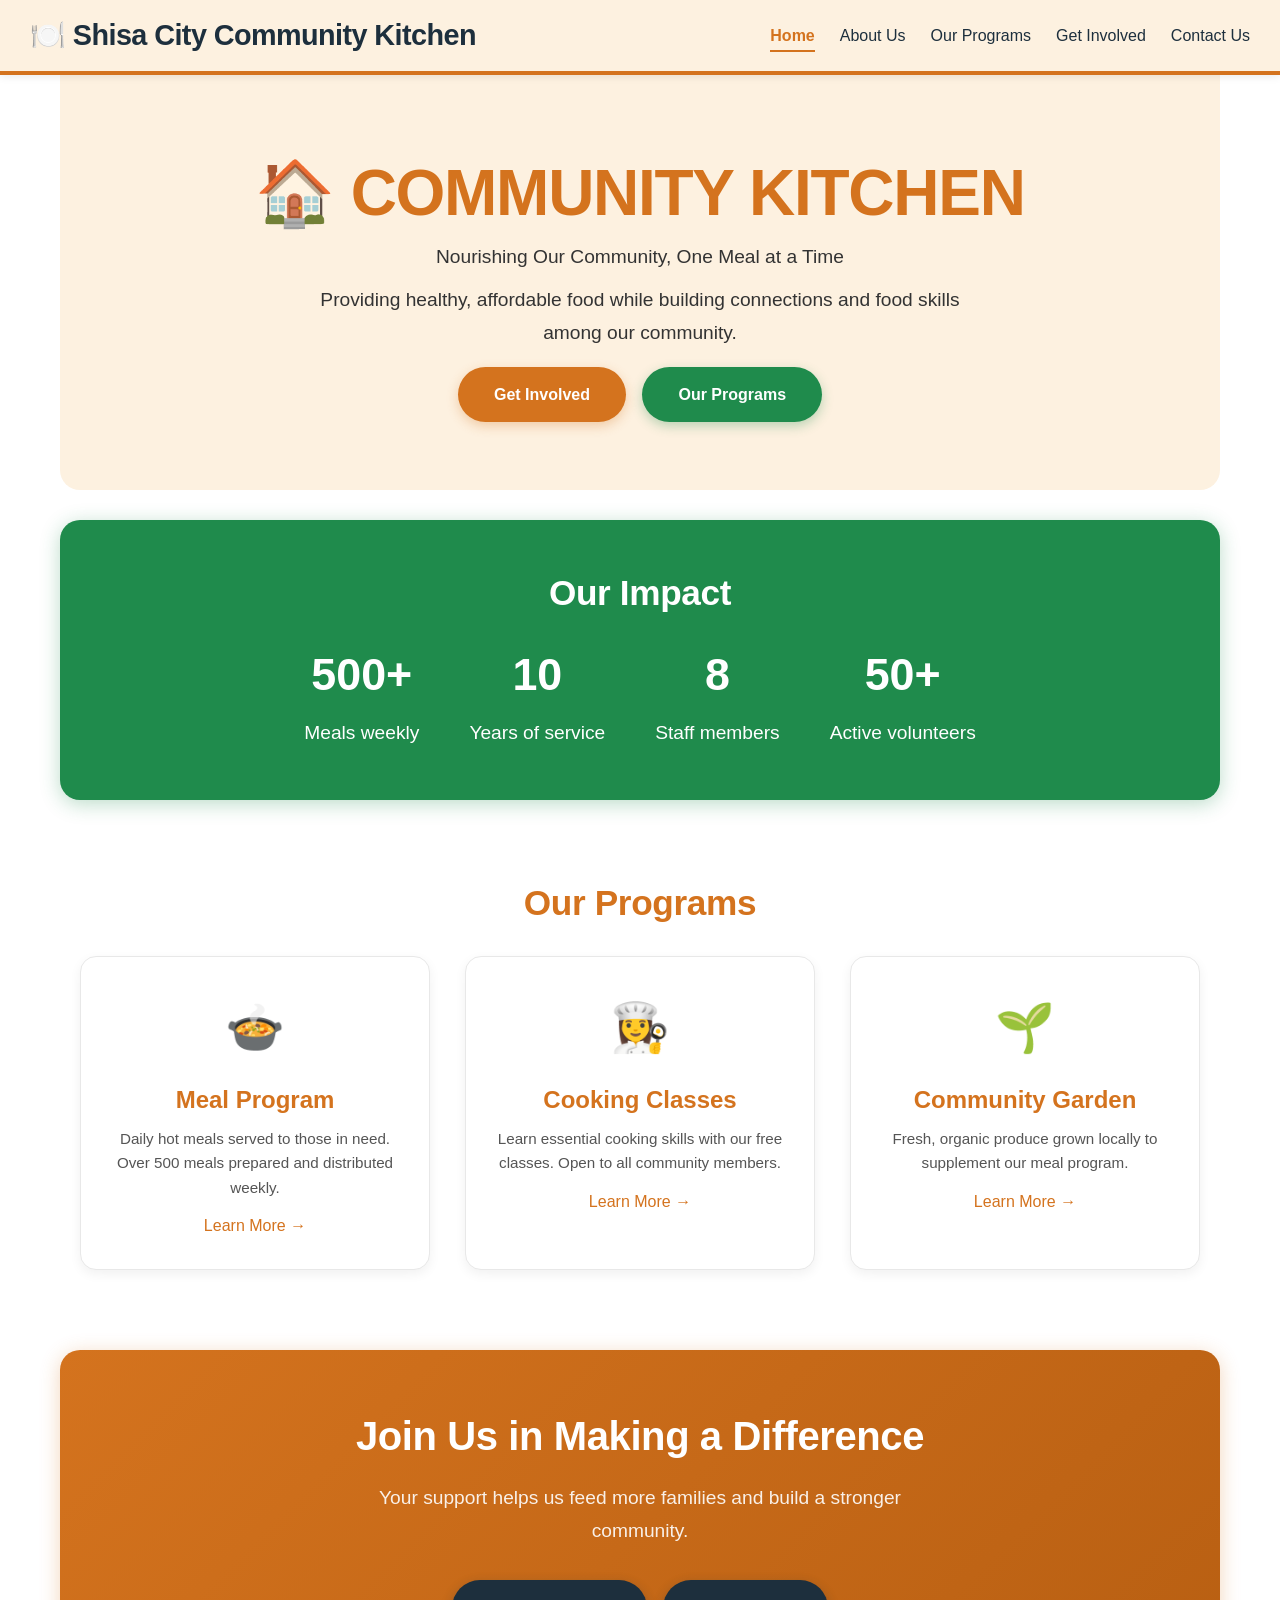
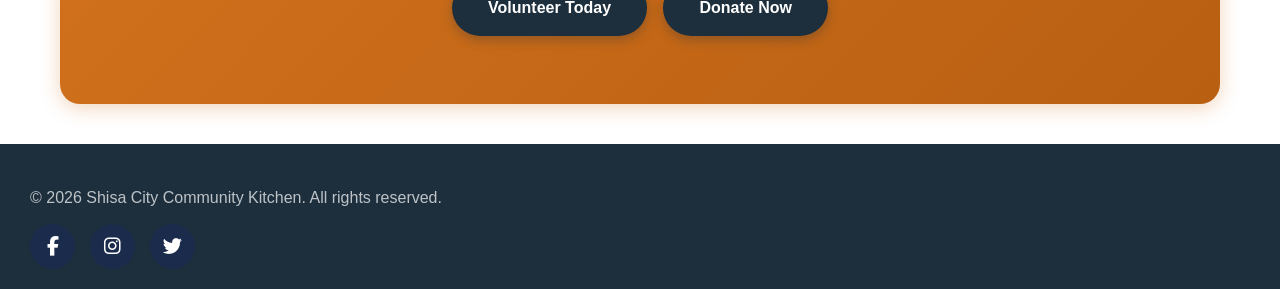
<file: index.html>
<!DOCTYPE html>
<!-- DOCUMENT TYPE: Declares this as an HTML5 document -->
<!DOCTYPE html>

<!-- HTML START: Language set to English for accessibility -->
<html lang="en">

    <!-- HEAD SECTION: Contains meta data, title, and links -->
    <head>
        <!-- Character encoding for proper display of special characters -->
        <meta charset="UTF-8">
        
        <!-- Viewport settings for responsive design on mobile devices -->
        <meta name="viewport" content="width=device-width, initial-scale=1.0">
        
        <!-- PRIMARY META TAGS (SEO) -->
        <title>Shisa City Community Kitchen | Nourishing Our Community</title>
        <meta name="title" content="Shisa City Community Kitchen | Nourishing Our Community">
        <meta name="description" content="Shisa City Community Kitchen provides healthy, affordable meals, cooking classes, and food literacy programs to the Shisa City community. Volunteer or donate today.">
        <meta name="keywords" content="community kitchen, food bank, Shisa City, non-profit, volunteer, donate, cooking classes, food literacy, meal program">
        <meta name="author" content="Keorapetse Maelane">
        <meta name="robots" content="index, follow">
        
        <!-- OPEN GRAPH / FACEBOOK META TAGS -->
        <meta property="og:type" content="website">
        <meta property="og:url" content="https://shisacitykitchen.netlify.app/index.html">
        <meta property="og:title" content="Shisa City Community Kitchen | Nourishing Our Community">
        <meta property="og:description" content="Providing healthy, affordable meals, cooking classes, and food literacy programs to the Shisa City community.">
        <meta property="og:image" content="images/homepage-picture.png">
        
        <!-- TWITTER META TAGS -->
        <meta property="twitter:card" content="summary_large_image">
        <meta property="twitter:title" content="Shisa City Community Kitchen | Nourishing Our Community">
        <meta property="twitter:description" content="Providing healthy, affordable meals, cooking classes, and food literacy programs to the Shisa City community.">
        <meta property="twitter:image" content="images/homepage-picture.png">
        
        <!-- ============================================================ -->
        <!-- EXTERNAL STYLESHEETS                                          -->
        <!-- ============================================================ -->
        <!-- Font Awesome for icons -->
        <link rel="stylesheet" href="https://cdnjs.cloudflare.com/ajax/libs/font-awesome/6.4.0/css/all.min.css">
        
        <!-- Main stylesheet -->
        <link rel="stylesheet" href="css/style.css">
    </head>

    <!-- BODY SECTION: All visible page content -->
    <body>

        <!-- HEADER / TOP BAR: Brand name and navigation -->
        <header>
            <!-- Logo and brand name -->
            <div class="logo">
                <h1>🍽️ Shisa City Community Kitchen</h1>
            </div>

            <!-- Navigation menu -->
            <nav>
                <ul>
                    <li><a href="index.html" class="active">Home</a></li>
                    <li><a href="about.html">About Us</a></li>
                    <li><a href="services.html">Our Programs</a></li>
                    <li><a href="enquiry.html">Get Involved</a></li>
                    <li><a href="contact.html">Contact Us</a></li>
                </ul>
            </nav>
        </header>

        <!-- MAIN CONTENT: All primary page content -->
        <main>

            <!-- HERO / WELCOME SECTION -->
            <section class="hero-area">
                <h1>🏠 COMMUNITY KITCHEN</h1>
                <p>Nourishing Our Community, One Meal at a Time</p>
                <p>Providing healthy, affordable food while building connections and food skills among our community.</p>
                
                <!-- Call to action buttons -->
                <a href="enquiry.html" class="action-button">Get Involved</a>
                <a href="services.html" class="action-button green">Our Programs</a>
            </section>

            <!-- IMPACT STATISTICS SECTION -->
            <section class="stats-area">
                <h2>Our Impact</h2>
                
                <div class="stat-boxes">
                    <div class="stat-item">
                        <strong>500+</strong>
                        <span>Meals weekly</span>
                    </div>
                    <div class="stat-item">
                        <strong>10</strong>
                        <span>Years of service</span>
                    </div>
                    <div class="stat-item">
                        <strong>8</strong>
                        <span>Staff members</span>
                    </div>
                    <div class="stat-item">
                        <strong>50+</strong>
                        <span>Active volunteers</span>
                    </div>
                </div>
            </section>

            <!-- PROGRAM HIGHLIGHTS SECTION -->
            <section class="program-section">
                <h2>Our Programs</h2>
                
                <div class="card-container">
                    <!-- Program 1: Meal Program -->
                    <div class="program-card">
                        <span class="card-icon">🍲</span>
                        <h3>Meal Program</h3>
                        <p>Daily hot meals served to those in need. Over 500 meals prepared and distributed weekly.</p>
                        <a href="services.html" class="btn-card">Learn More →</a>
                    </div>

                    <!-- Program 2: Cooking Classes -->
                    <div class="program-card">
                        <span class="card-icon">👩‍🍳</span>
                        <h3>Cooking Classes</h3>
                        <p>Learn essential cooking skills with our free classes. Open to all community members.</p>
                        <a href="services.html" class="btn-card">Learn More →</a>
                    </div>

                    <!-- Program 3: Community Garden -->
                    <div class="program-card">
                        <span class="card-icon">🌱</span>
                        <h3>Community Garden</h3>
                        <p>Fresh, organic produce grown locally to supplement our meal program.</p>
                        <a href="services.html" class="btn-card">Learn More →</a>
                    </div>
                </div>
            </section>

            <!-- CALL TO ACTION SECTION -->
            <section class="callout-box">
                <h2>Join Us in Making a Difference</h2>
                <p>Your support helps us feed more families and build a stronger community.</p>
                
                <a href="enquiry.html" class="action-button">Volunteer Today</a>
                <a href="enquiry.html" class="action-button">Donate Now</a>
            </section>

        </main>

        <!-- FOOTER SECTION: Copyright, social media, and links -->
        <footer class="bottom-footer">
            <!-- Copyright notice -->
            <p>&copy; 2026 Shisa City Community Kitchen. All rights reserved.</p>

            <!-- Social media links -->
            <div class="social-icons">
                <a href="#" aria-label="Facebook"><i class="fab fa-facebook-f"></i></a>
                <a href="#" aria-label="Instagram"><i class="fab fa-instagram"></i></a>
                <a href="#" aria-label="Twitter"><i class="fab fa-twitter"></i></a>
            </div>
        </footer>

        <!-- JAVASCRIPT: Links to your script file -->
        <script src="js/script.js"></script>

    </body>

</html>
</file>
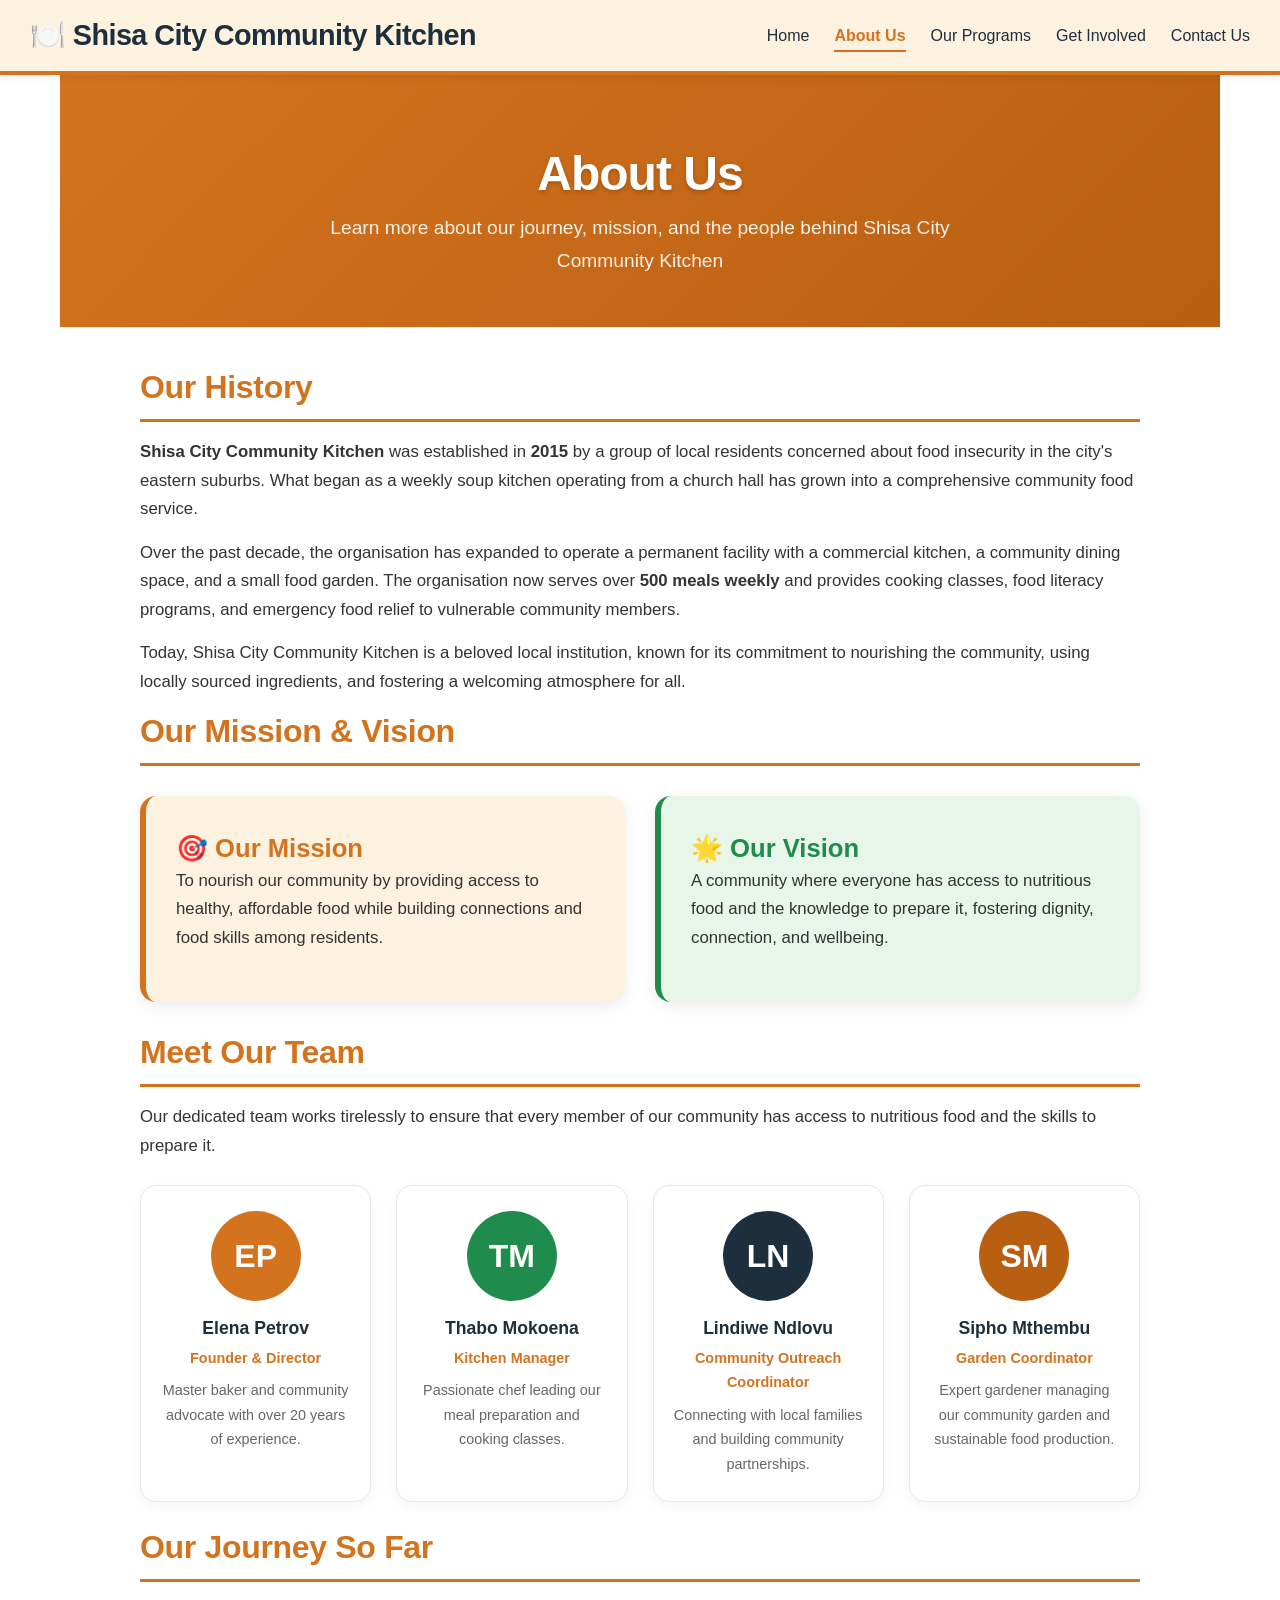
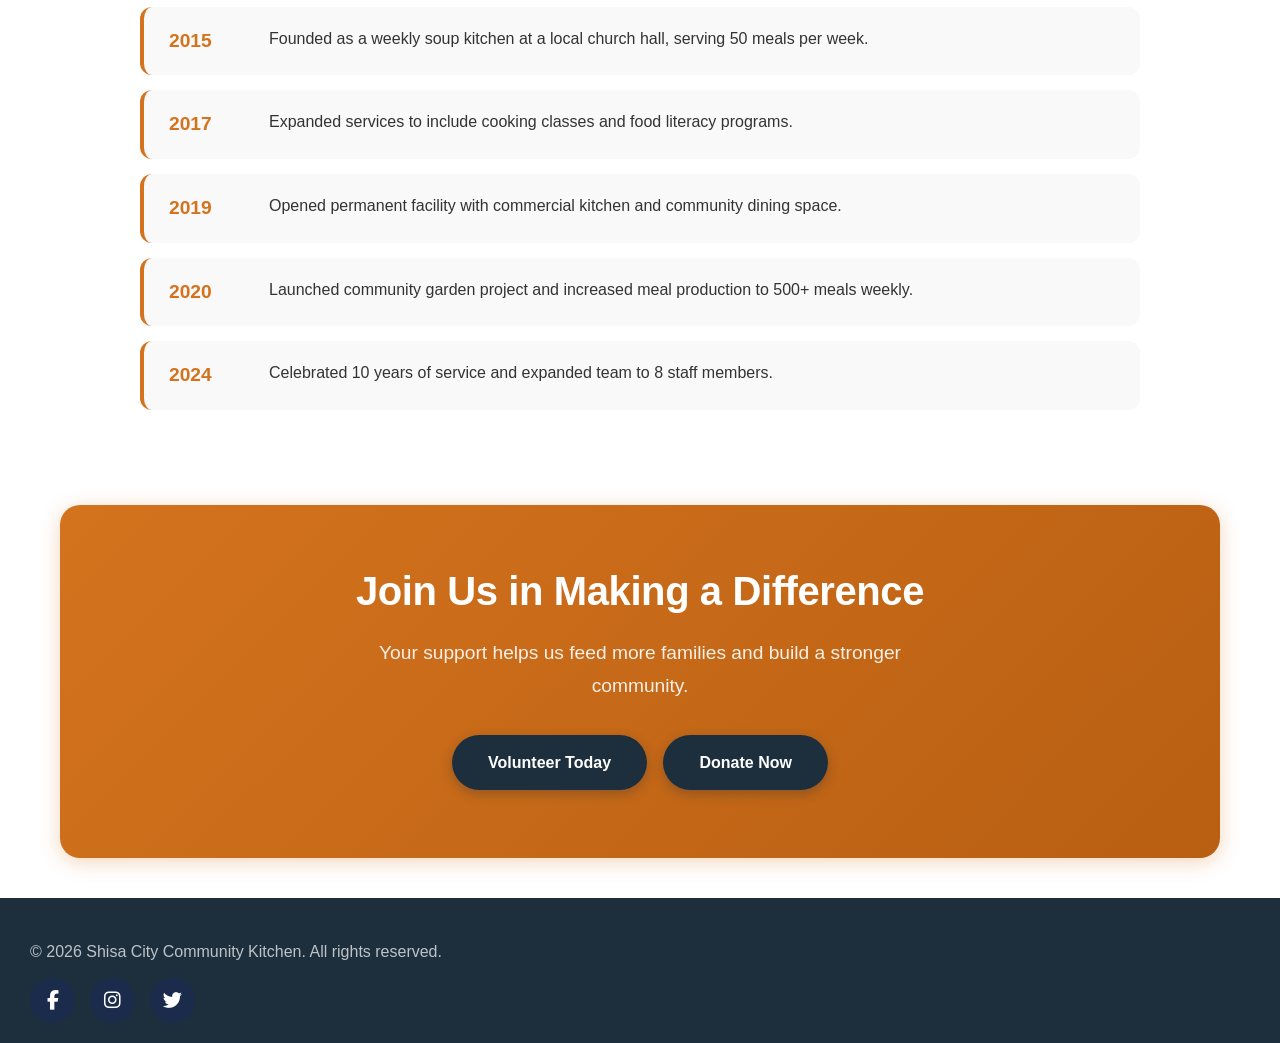
<file: about.html>
<!DOCTYPE html>
<!-- DOCUMENT TYPE: Declares this as an HTML5 document -->
<!DOCTYPE html>

<!-- HTML START: Language set to English for accessibility -->
<html lang="en">

    <!-- HEAD SECTION: Contains meta data, title, and links -->
    <head>
        <!-- Character encoding for proper display of special characters -->
        <meta charset="UTF-8">
        
        <!-- Viewport settings for responsive design on mobile devices -->
        <meta name="viewport" content="width=device-width, initial-scale=1.0">
        
        <!-- PRIMARY META TAGS (SEO) -->
        <title>About Us - Shisa City Community Kitchen | Our Story</title>
        <meta name="title" content="About Us - Shisa City Community Kitchen | Our Story">
        <meta name="description" content="Learn about the history, mission, vision, and team behind Shisa City Community Kitchen. Serving our community since 2015 with over 500 meals weekly.">
        <meta name="keywords" content="about Shisa City, community kitchen history, non-profit organisation, mission, vision, team members, food charity">
        <meta name="author" content="Keorapetse Maelane">
        <meta name="robots" content="index, follow">
        
        <!-- OPEN GRAPH / FACEBOOK META TAGS -->
        <meta property="og:type" content="website">
        <meta property="og:url" content="https://shisacitykitchen.netlify.app/about.html">
        <meta property="og:title" content="About Us - Shisa City Community Kitchen">
        <meta property="og:description" content="Discover our journey from a humble soup kitchen to a comprehensive community food service.">
        <meta property="og:image" content="images/homepage-picture.png">
        
        <!-- TWITTER META TAGS -->
        <meta property="twitter:card" content="summary_large_image">
        <meta property="twitter:title" content="About Us - Shisa City Community Kitchen">
        <meta property="twitter:description" content="Discover our journey from a humble soup kitchen to a comprehensive community food service.">
        <meta property="twitter:image" content="images/homepage-picture.png">
        
        <!-- EXTERNAL STYLESHEETS -->
        <!-- Font Awesome for icons -->
        <link rel="stylesheet" href="https://cdnjs.cloudflare.com/ajax/libs/font-awesome/6.4.0/css/all.min.css">
        
        <!-- Main stylesheet -->
        <link rel="stylesheet" href="css/style.css">
    </head>

    <!-- BODY SECTION: All visible page content -->
    <body>

        <!-- HEADER / TOP BAR: Brand name and navigation -->
        <header>
            <!-- Logo and brand name -->
            <div class="logo">
                <h1>🍽️ Shisa City Community Kitchen</h1>
            </div>

            <!-- Navigation menu -->
            <nav>
                <ul>
                    <li><a href="index.html">Home</a></li>
                    <li><a href="about.html" class="active">About Us</a></li>
                    <li><a href="services.html">Our Programs</a></li>
                    <li><a href="enquiry.html">Get Involved</a></li>
                    <li><a href="contact.html">Contact Us</a></li>
                </ul>
            </nav>
        </header>

        <!-- MAIN CONTENT: All primary page content -->
        <main>

            <!-- PAGE HEADER / TITLE SECTION -->
            <section class="page-header">
                <h1>About Us</h1>
                <p>Learn more about our journey, mission, and the people behind Shisa City Community Kitchen</p>
            </section>

            <!-- ABOUT CONTENT -->
            <section class="about-content">

                <!-- OUR HISTORY SECTION -->
                <section class="history">
                    <h2>Our History</h2>
                    
                    <p>
                        <strong>Shisa City Community Kitchen</strong> was established in <strong>2015</strong> 
                        by a group of local residents concerned about food insecurity in the city's eastern suburbs. 
                        What began as a weekly soup kitchen operating from a church hall has grown into a 
                        comprehensive community food service.
                    </p>
                    
                    <p>
                        Over the past decade, the organisation has expanded to operate a permanent facility 
                        with a commercial kitchen, a community dining space, and a small food garden. The 
                        organisation now serves over <strong>500 meals weekly</strong> and provides cooking 
                        classes, food literacy programs, and emergency food relief to vulnerable community members.
                    </p>
                    
                    <p>
                        Today, Shisa City Community Kitchen is a beloved local institution, known for its 
                        commitment to nourishing the community, using locally sourced ingredients, and 
                        fostering a welcoming atmosphere for all.
                    </p>
                </section>

                <!-- MISSION AND VISION SECTION -->
                <section class="mission-vision">
                    <h2>Our Mission &amp; Vision</h2>

                    <div class="mission-vision-container">
                        <!-- Mission Box -->
                        <div class="mission-box">
                            <h3>🎯 Our Mission</h3>
                            <p>
                                To nourish our community by providing access to healthy, affordable food 
                                while building connections and food skills among residents.
                            </p>
                        </div>

                        <!-- Vision Box -->
                        <div class="vision-box">
                            <h3>🌟 Our Vision</h3>
                            <p>
                                A community where everyone has access to nutritious food and the knowledge 
                                to prepare it, fostering dignity, connection, and wellbeing.
                            </p>
                        </div>
                    </div>
                </section>

                <!-- TEAM MEMBERS SECTION -->
                <section class="team">
                    <h2>Meet Our Team</h2>
                    
                    <p>
                        Our dedicated team works tirelessly to ensure that every member of our community 
                        has access to nutritious food and the skills to prepare it.
                    </p>

                    <div class="team-container">
                        <!-- Team Member 1: Founder/Director -->
                        <div class="team-member">
                            <div class="avatar">EP</div>
                            <h4>Elena Petrov</h4>
                            <p class="role">Founder &amp; Director</p>
                            <p>Master baker and community advocate with over 20 years of experience.</p>
                        </div>

                        <!-- Team Member 2: Kitchen Manager -->
                        <div class="team-member">
                            <div class="avatar">TM</div>
                            <h4>Thabo Mokoena</h4>
                            <p class="role">Kitchen Manager</p>
                            <p>Passionate chef leading our meal preparation and cooking classes.</p>
                        </div>

                        <!-- Team Member 3: Community Outreach Coordinator -->
                        <div class="team-member">
                            <div class="avatar">LN</div>
                            <h4>Lindiwe Ndlovu</h4>
                            <p class="role">Community Outreach Coordinator</p>
                            <p>Connecting with local families and building community partnerships.</p>
                        </div>

                        <!-- Team Member 4: Garden Coordinator -->
                        <div class="team-member">
                            <div class="avatar">SM</div>
                            <h4>Sipho Mthembu</h4>
                            <p class="role">Garden Coordinator</p>
                            <p>Expert gardener managing our community garden and sustainable food production.</p>
                        </div>
                    </div>
                </section>

                <!-- TIMELINE / MILESTONES SECTION -->
                <section class="timeline">
                    <h2>Our Journey So Far</h2>

                    <div class="timeline-container">
                        <!-- Timeline Item 1: 2015 -->
                        <div class="timeline-item">
                            <span class="year">2015</span>
                            <p>Founded as a weekly soup kitchen at a local church hall, serving 50 meals per week.</p>
                        </div>

                        <!-- Timeline Item 2: 2017 -->
                        <div class="timeline-item">
                            <span class="year">2017</span>
                            <p>Expanded services to include cooking classes and food literacy programs.</p>
                        </div>

                        <!-- Timeline Item 3: 2019 -->
                        <div class="timeline-item">
                            <span class="year">2019</span>
                            <p>Opened permanent facility with commercial kitchen and community dining space.</p>
                        </div>

                        <!-- Timeline Item 4: 2020 -->
                        <div class="timeline-item">
                            <span class="year">2020</span>
                            <p>Launched community garden project and increased meal production to 500+ meals weekly.</p>
                        </div>

                        <!-- Timeline Item 5: 2024 -->
                        <div class="timeline-item">
                            <span class="year">2024</span>
                            <p>Celebrated 10 years of service and expanded team to 8 staff members.</p>
                        </div>
                    </div>
                </section>

            </section>
            
            <!-- CALL TO ACTION SECTION -->
            <section class="callout-box">
                <h2>Join Us in Making a Difference</h2>
                <p>Your support helps us feed more families and build a stronger community.</p>
                
                <a href="enquiry.html" class="action-button">Volunteer Today</a>
                <a href="enquiry.html" class="action-button">Donate Now</a>
            </section>

        </main>

        <!-- FOOTER SECTION: Copyright, social media, and links -->
        <footer class="bottom-footer">
            <!-- Copyright notice -->
            <p>&copy; 2026 Shisa City Community Kitchen. All rights reserved.</p>

            <!-- Social media links -->
            <div class="social-icons">
                <a href="#" aria-label="Facebook"><i class="fab fa-facebook-f"></i></a>
                <a href="#" aria-label="Instagram"><i class="fab fa-instagram"></i></a>
                <a href="#" aria-label="Twitter"><i class="fab fa-twitter"></i></a>
            </div>
        </footer>

        <!-- JAVASCRIPT: Links to your script file -->
        <script src="js/script.js"></script>

    </body>

</html>
</file>
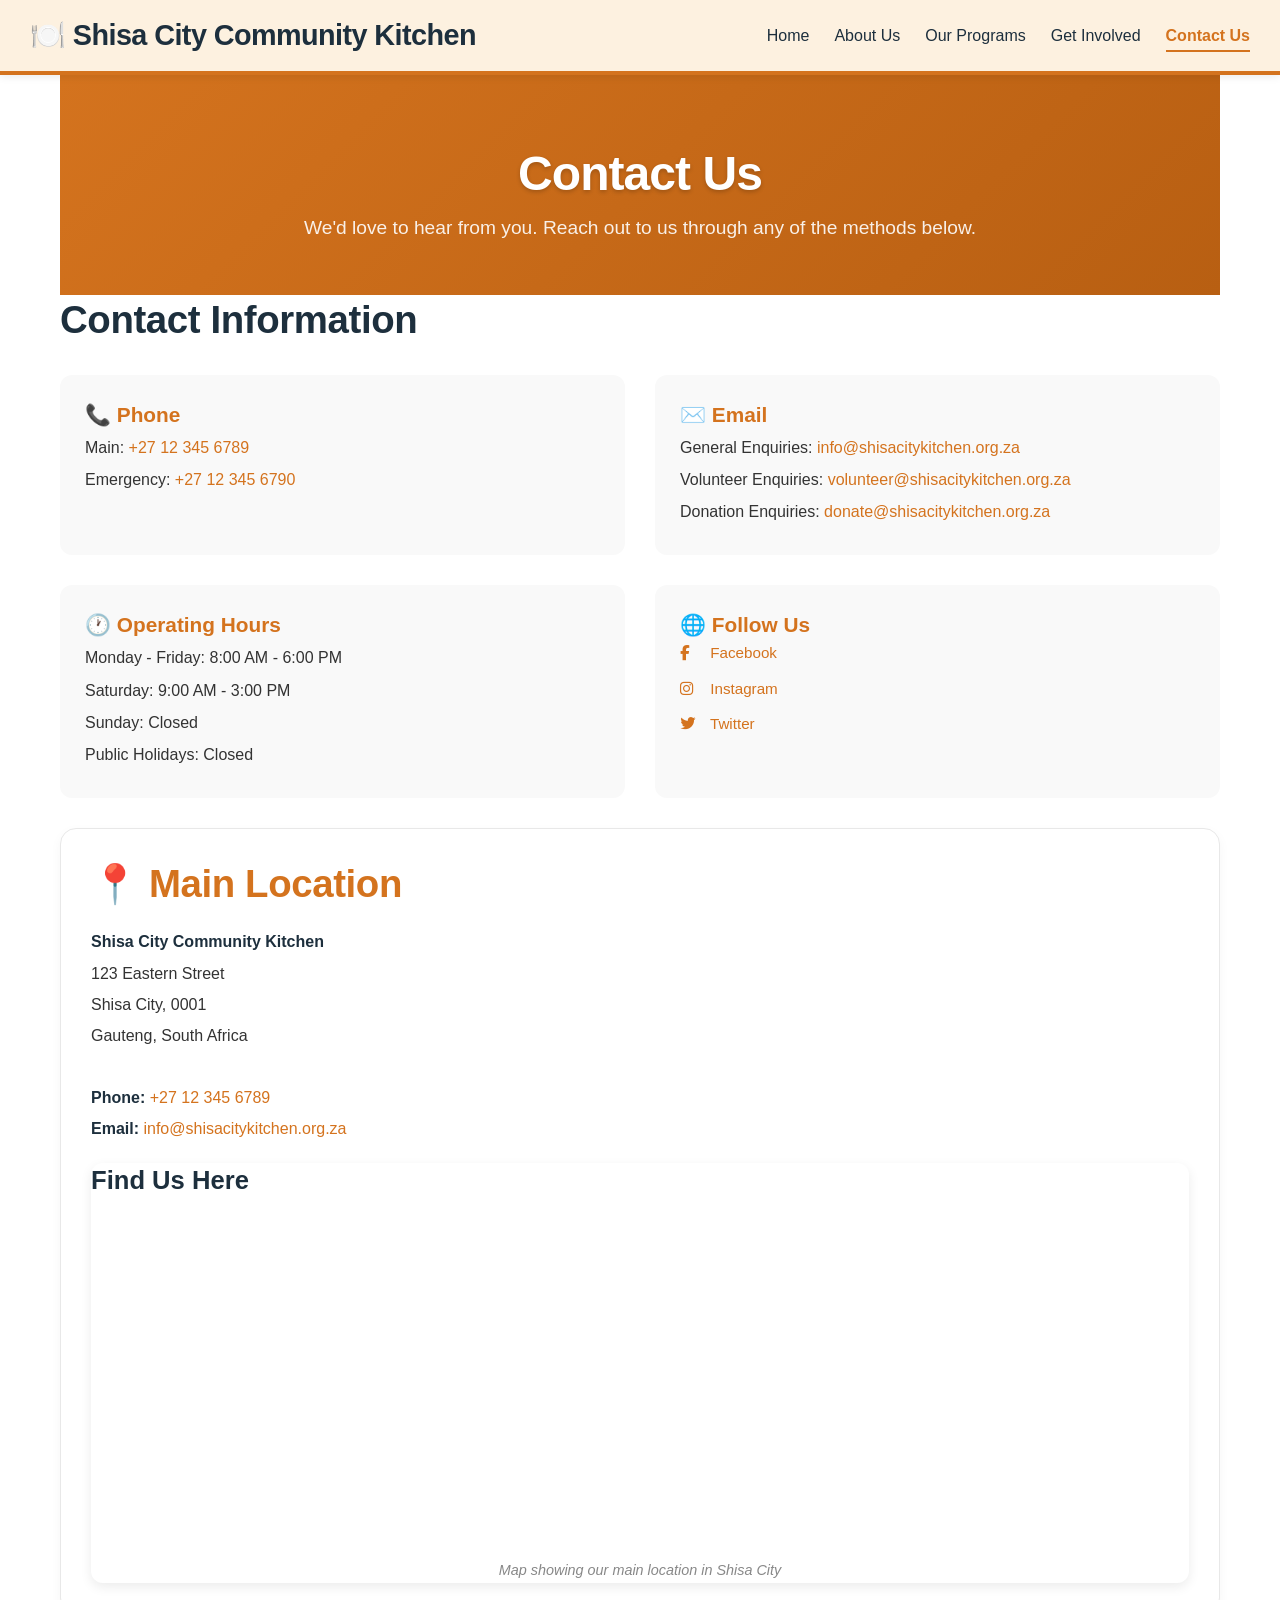
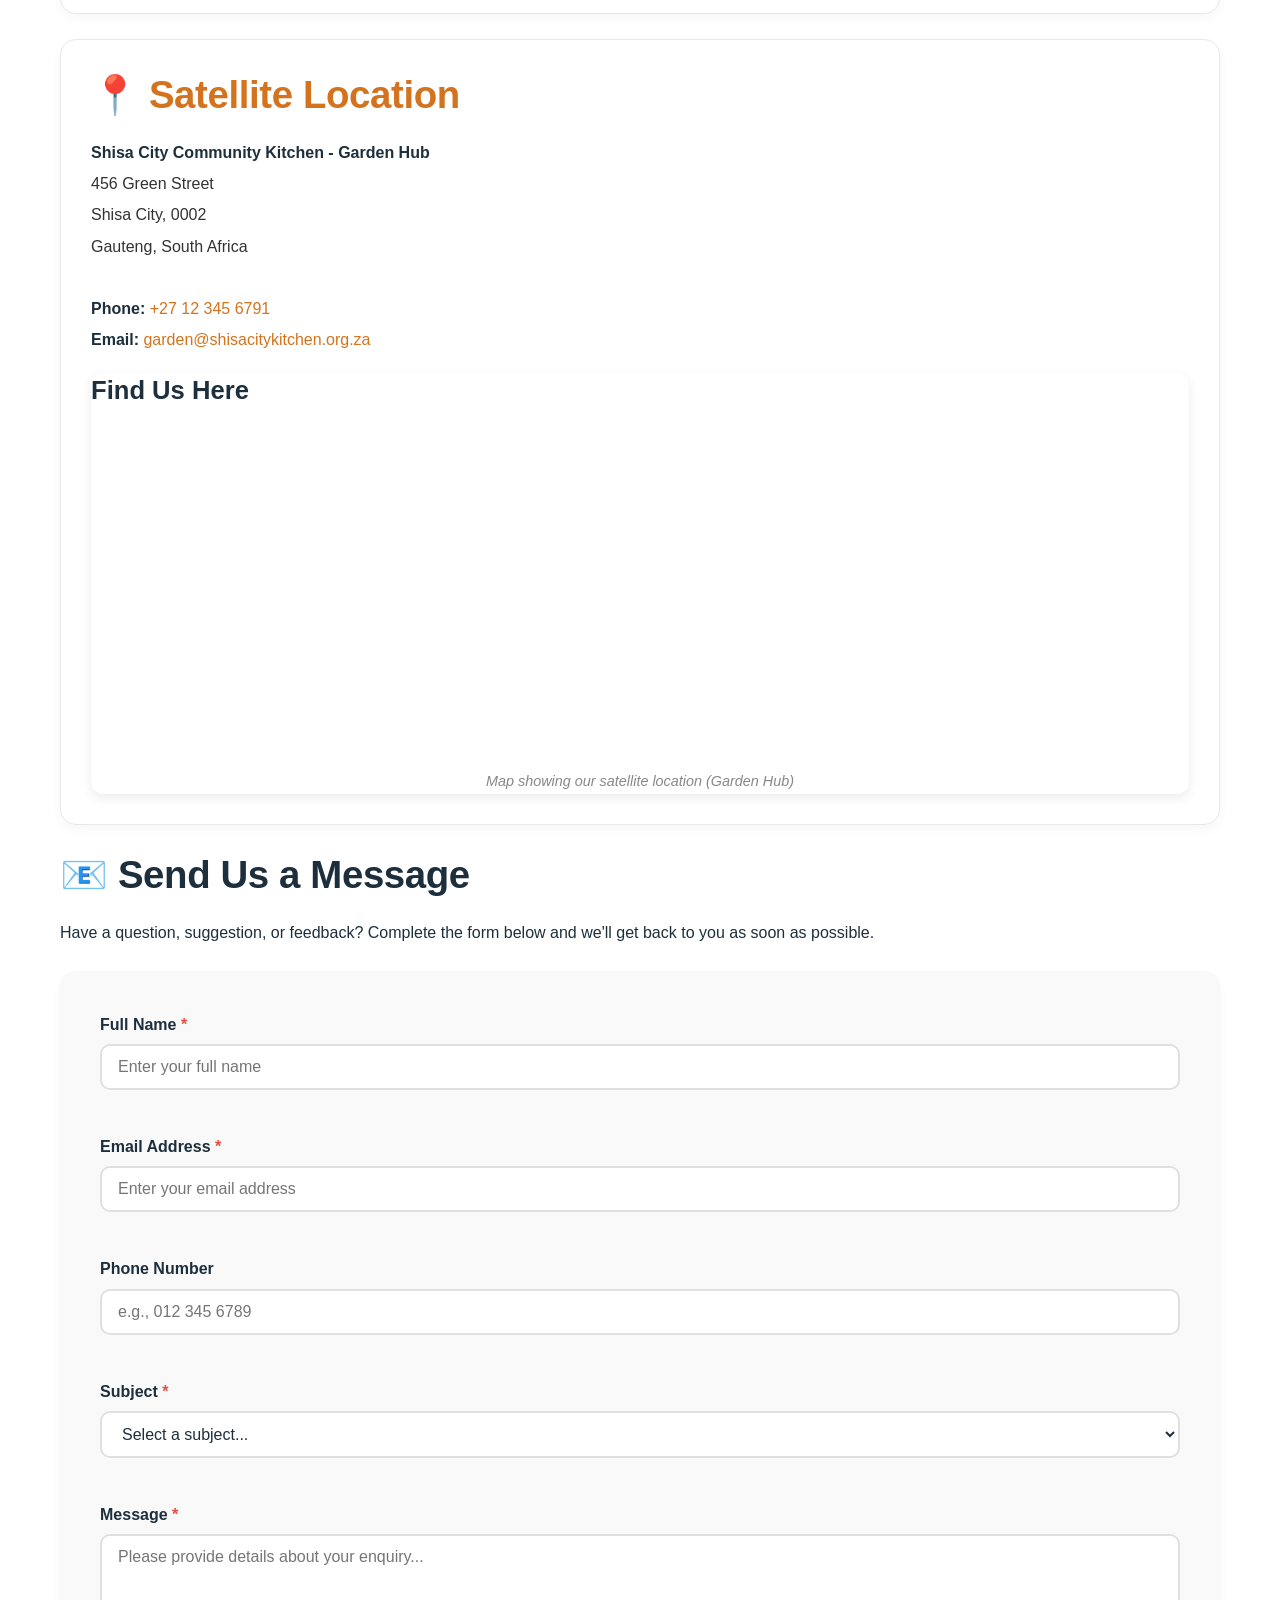
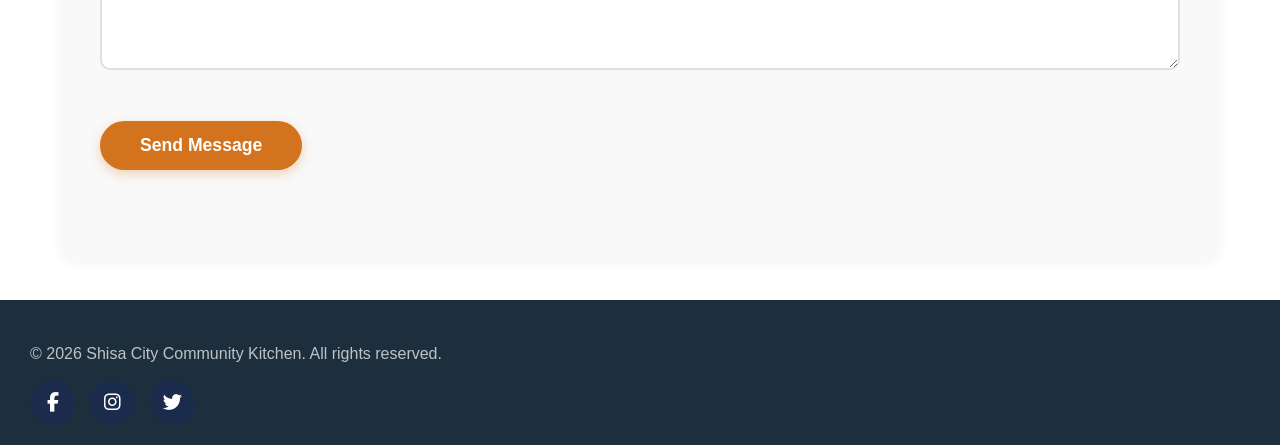
<file: contact.html>
<!DOCTYPE html>
<!-- DOCUMENT TYPE: Declares this as an HTML5 document -->
<!DOCTYPE html>

<!-- HTML START: Language set to English for accessibility -->
<html lang="en">

    <!-- HEAD SECTION: Contains meta data, title, and links -->
    <head>
        <!-- Character encoding for proper display of special characters -->
        <meta charset="UTF-8">
        
        <!-- Viewport settings for responsive design on mobile devices -->
        <meta name="viewport" content="width=device-width, initial-scale=1.0">
        
        <!-- PRIMARY META TAGS (SEO) -->
        <title>Contact Us - Shisa City Community Kitchen | Get In Touch</title>
        <meta name="title" content="Contact Us - Shisa City Community Kitchen | Get In Touch">
        <meta name="description" content="Contact Shisa City Community Kitchen. Find our locations, phone numbers, email addresses, and operating hours. Send us a message online.">
        <meta name="keywords" content="contact Shisa City, community kitchen contact, food bank location, phone number, email, directions, operating hours">
        <meta name="author" content="Keorapetse Maelane">
        <meta name="robots" content="index, follow">
        
        <!-- OPEN GRAPH / FACEBOOK META TAGS -->
        <meta property="og:type" content="website">
        <meta property="og:url" content="https://shisacitykitchen.netlify.app/contact.html">
        <meta property="og:title" content="Contact Us - Shisa City Community Kitchen">
        <meta property="og:description" content="Get in touch with us. Find our locations, contact details, and send us a message.">
        <meta property="og:image" content="images/homepage-picture.png">
        
        <!-- TWITTER META TAGS -->
        <meta property="twitter:card" content="summary_large_image">
        <meta property="twitter:title" content="Contact Us - Shisa City Community Kitchen">
        <meta property="twitter:description" content="Get in touch with us. Find our locations, contact details, and send us a message.">
        <meta property="twitter:image" content="images/homepage-picture.png">
        
        <!-- EXTERNAL STYLESHEETS -->
        <!-- Font Awesome for icons -->
        <link rel="stylesheet" href="https://cdnjs.cloudflare.com/ajax/libs/font-awesome/6.4.0/css/all.min.css">
        
        <!-- Main stylesheet -->
        <link rel="stylesheet" href="css/style.css">
    </head>

    <!-- BODY SECTION: All visible page content -->
    <body>

        <!-- HEADER / TOP BAR: Brand name and navigation -->
        <header>
            <!-- Logo and brand name -->
            <div class="logo">
                <h1>🍽️ Shisa City Community Kitchen</h1>
            </div>

            <!-- Navigation menu -->
            <nav>
                <ul>
                    <li><a href="index.html">Home</a></li>
                    <li><a href="about.html">About Us</a></li>
                    <li><a href="services.html">Our Programs</a></li>
                    <li><a href="enquiry.html">Get Involved</a></li>
                    <li><a href="contact.html" class="active">Contact Us</a></li>
                </ul>
            </nav>
        </header>

        <!-- MAIN CONTENT: All primary page content -->
        <main>

            <!-- PAGE HEADER / TITLE SECTION -->
            <section class="page-header">
                <h1>Contact Us</h1>
                <p>We'd love to hear from you. Reach out to us through any of the methods below.</p>
            </section>

            <!-- CONTACT INFORMATION SECTION -->
            <section class="contact-info">
                <h2>Contact Information</h2>

                <div class="contact-info-grid">
                    <!-- Phone -->
                    <div class="contact-item">
                        <h3>📞 Phone</h3>
                        <p>Main: <a href="tel:+27123456789">+27 12 345 6789</a></p>
                        <p>Emergency: <a href="tel:+27123456790">+27 12 345 6790</a></p>
                    </div>

                    <!-- Email -->
                    <div class="contact-item">
                        <h3>✉️ Email</h3>
                        <p>General Enquiries: <a href="mailto:info@shisacitykitchen.org.za">info@shisacitykitchen.org.za</a></p>
                        <p>Volunteer Enquiries: <a href="mailto:volunteer@shisacitykitchen.org.za">volunteer@shisacitykitchen.org.za</a></p>
                        <p>Donation Enquiries: <a href="mailto:donate@shisacitykitchen.org.za">donate@shisacitykitchen.org.za</a></p>
                    </div>

                    <!-- Operating Hours -->
                    <div class="contact-item">
                        <h3>🕐 Operating Hours</h3>
                        <p>Monday - Friday: 8:00 AM - 6:00 PM</p>
                        <p>Saturday: 9:00 AM - 3:00 PM</p>
                        <p>Sunday: Closed</p>
                        <p>Public Holidays: Closed</p>
                    </div>

                    <!-- Social Media -->
                    <div class="contact-item">
                        <h3>🌐 Follow Us</h3>
                        <ul class="contact-social">
                            <li><a href="#"><i class="fab fa-facebook-f"></i> Facebook</a></li>
                            <li><a href="#"><i class="fab fa-instagram"></i> Instagram</a></li>
                            <li><a href="#"><i class="fab fa-twitter"></i> Twitter</a></li>
                        </ul>
                    </div>
                </div>
            </section>

            <!-- LOCATION 1: MAIN LOCATION -->
            <section class="location-card">
                <h2>📍 Main Location</h2>
                
                <div class="location-details">
                    <p><strong>Shisa City Community Kitchen</strong></p>
                    <p>123 Eastern Street</p>
                    <p>Shisa City, 0001</p>
                    <p>Gauteng, South Africa</p>
                    <br>
                    <p><strong>Phone:</strong> <a href="tel:+27123456789">+27 12 345 6789</a></p>
                    <p><strong>Email:</strong> <a href="mailto:info@shisacitykitchen.org.za">info@shisacitykitchen.org.za</a></p>
                </div>

                <!-- Google Maps Embed -->
                <div class="map-container">
                    <h3>Find Us Here</h3>
                    <iframe 
                        src="https://www.google.com/maps/embed?pb=!1m18!1m12!1m3!1d3583.054143774474!2d28.045169315020234!3d-26.095323766620283!2m3!1f0!2f0!3f0!3m2!1i1024!2i768!4f13.1!3m3!1m2!1s0x1e9571a000000000%3A0x0000000000000000!2sPretoria%2C%20South%20Africa!5e0!3m2!1sen!2sza!4v1700000000000" 
                        width="600" 
                        height="450" 
                        style="border:0;" 
                        allowfullscreen="" 
                        loading="lazy">
                    </iframe>
                    <p><em>Map showing our main location in Shisa City</em></p>
                </div>
            </section>

            <!-- LOCATION 2: SECONDARY / SATELLITE LOCATION -->
            <section class="location-card">
                <h2>📍 Satellite Location</h2>

                <div class="location-details">
                    <p><strong>Shisa City Community Kitchen - Garden Hub</strong></p>
                    <p>456 Green Street</p>
                    <p>Shisa City, 0002</p>
                    <p>Gauteng, South Africa</p>
                    <br>
                    <p><strong>Phone:</strong> <a href="tel:+27123456791">+27 12 345 6791</a></p>
                    <p><strong>Email:</strong> <a href="mailto:garden@shisacitykitchen.org.za">garden@shisacitykitchen.org.za</a></p>
                </div>

                <!-- Google Maps Embed -->
                <div class="map-container">
                    <h3>Find Us Here</h3>
                    <iframe 
                        src="https://www.google.com/maps/embed?pb=!1m18!1m12!1m3!1d3583.054143774474!2d28.045169315020234!3d-26.095323766620283!2m3!1f0!2f0!3f0!3m2!1i1024!2i768!4f13.1!3m3!1m2!1s0x1e9571a000000000%3A0x0000000000000000!2sPretoria%2C%20South%20Africa!5e0!3m2!1sen!2sza!4v1700000000000" 
                        width="600" 
                        height="450" 
                        style="border:0;" 
                        allowfullscreen="" 
                        loading="lazy">
                    </iframe>
                    <p><em>Map showing our satellite location (Garden Hub)</em></p>
                </div>
            </section>

            <!-- CONTACT FORM SECTION -->
            <section class="contact-form">
                <h2>📧 Send Us a Message</h2>
                <p>
                    Have a question, suggestion, or feedback? Complete the form below and 
                    we'll get back to you as soon as possible.
                </p>

                <form id="contactForm" action="https://formspree.io/f/YOUR-FORM-ID" method="POST">

                    <!-- Full Name -->
                    <div class="form-group">
                        <label for="contactName">Full Name <span class="required">*</span></label>
                        <input type="text" id="contactName" name="name" placeholder="Enter your full name" required minlength="3" maxlength="50">
                        <span class="error-message" id="contactNameError"></span>
                    </div>

                    <!-- Email Address -->
                    <div class="form-group">
                        <label for="contactEmail">Email Address <span class="required">*</span></label>
                        <input type="email" id="contactEmail" name="email" placeholder="Enter your email address" required>
                        <span class="error-message" id="contactEmailError"></span>
                    </div>

                    <!-- Phone Number -->
                    <div class="form-group">
                        <label for="contactPhone">Phone Number</label>
                        <input type="tel" id="contactPhone" name="phone" placeholder="e.g., 012 345 6789" pattern="[0-9\s\-\+\(\)]{10,15}">
                        <span class="error-message" id="contactPhoneError"></span>
                    </div>

                    <!-- Subject -->
                    <div class="form-group">
                        <label for="subject">Subject <span class="required">*</span></label>
                        <select id="subject" name="subject" required>
                            <option value="">Select a subject...</option>
                            <option value="general">General Enquiry</option>
                            <option value="volunteer">Volunteering</option>
                            <option value="donation">Donation</option>
                            <option value="sponsorship">Sponsorship / Partnership</option>
                            <option value="feedback">Feedback</option>
                            <option value="other">Other</option>
                        </select>
                        <span class="error-message" id="subjectError"></span>
                    </div>

                    <!-- Message -->
                    <div class="form-group">
                        <label for="contactMessage">Message <span class="required">*</span></label>
                        <textarea id="contactMessage" name="message" rows="6" placeholder="Please provide details about your enquiry..." required minlength="10" maxlength="1000"></textarea>
                        <span class="error-message" id="contactMessageError"></span>
                    </div>

                    <!-- Submit Button -->
                    <div class="form-group">
                        <button type="submit" id="contactSubmitBtn">Send Message</button>
                    </div>

                    <!-- Response message area -->
                    <div id="contactFormResponse" class="form-response"></div>

                </form>
            </section>

        </main>

        <!-- FOOTER SECTION: Copyright, social media, and links -->
        <footer class="bottom-footer">
            <!-- Copyright notice -->
            <p>&copy; 2026 Shisa City Community Kitchen. All rights reserved.</p>

            <!-- Social media links -->
            <div class="social-icons">
                <a href="#" aria-label="Facebook"><i class="fab fa-facebook-f"></i></a>
                <a href="#" aria-label="Instagram"><i class="fab fa-instagram"></i></a>
                <a href="#" aria-label="Twitter"><i class="fab fa-twitter"></i></a>
            </div>
        </footer>

        <!-- JAVASCRIPT: Links to your script file -->
        <script src="js/script.js"></script>

    </body>

</html>
</file>
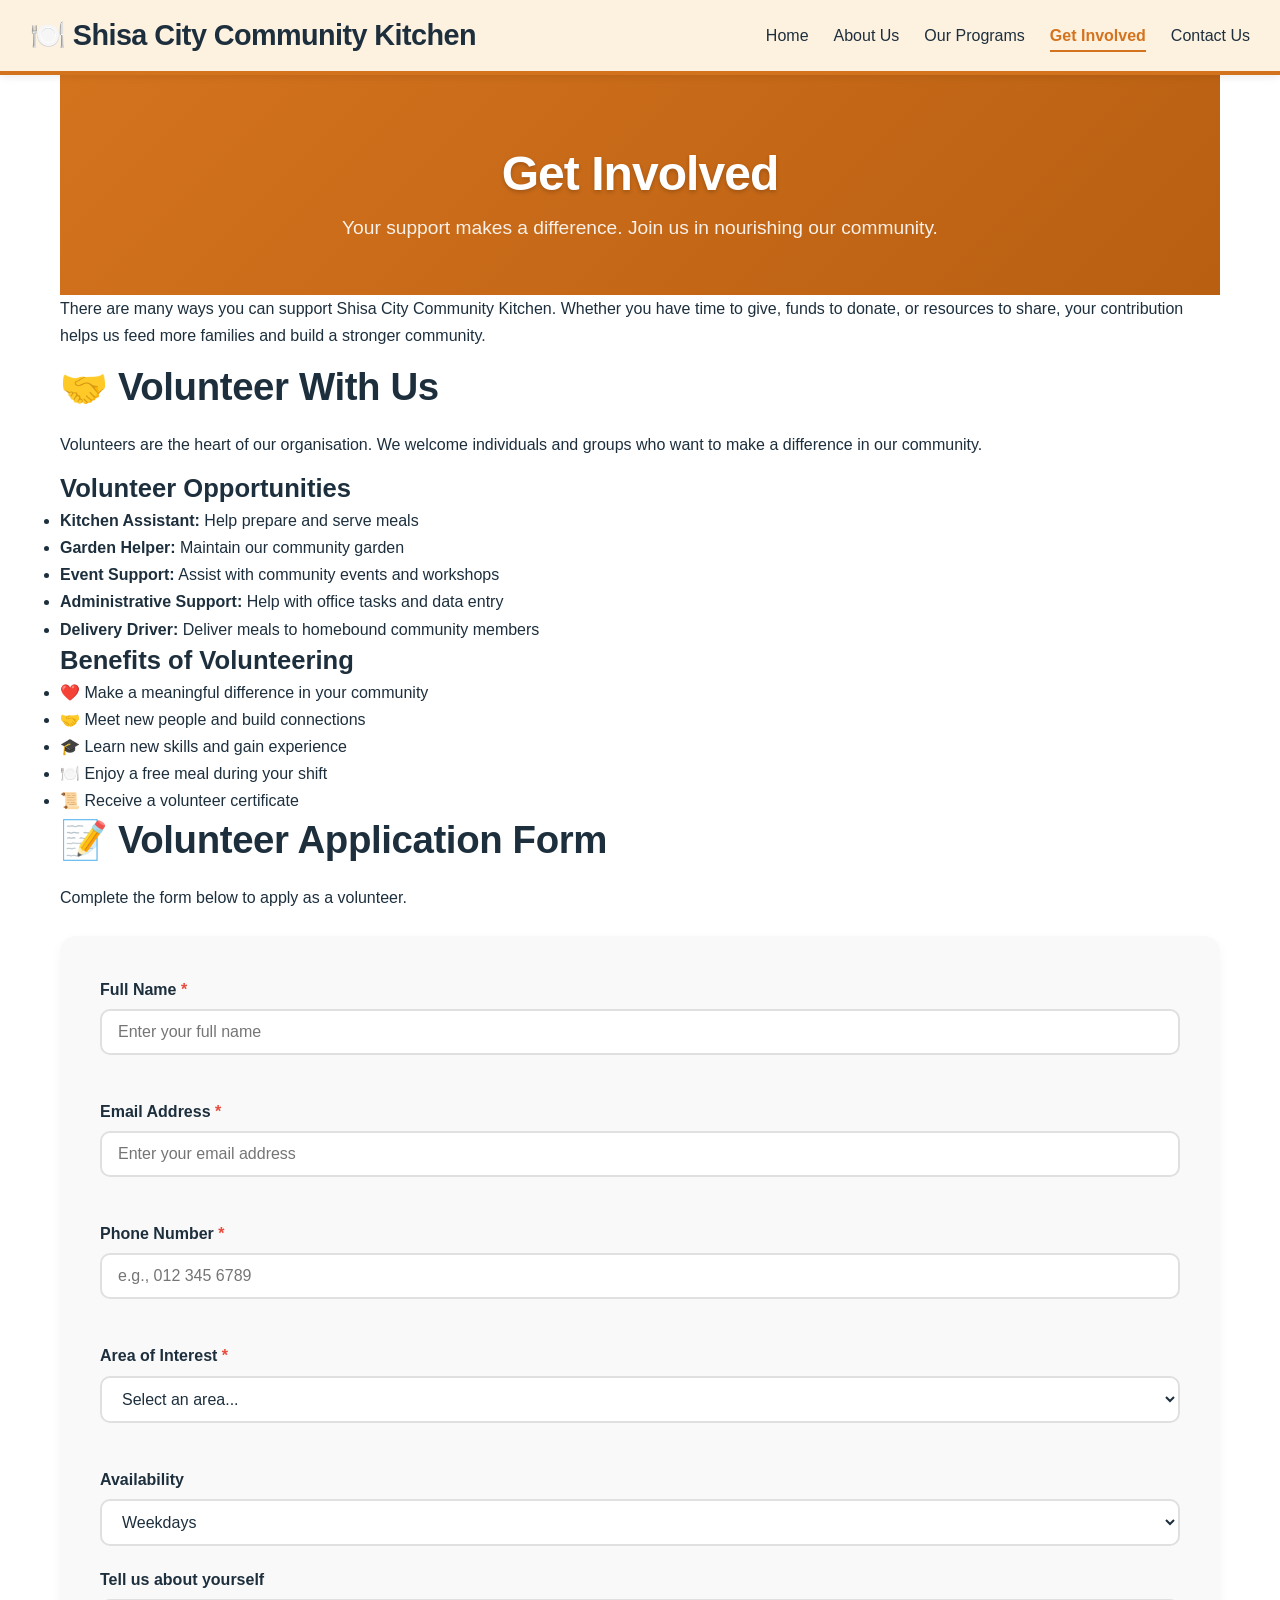
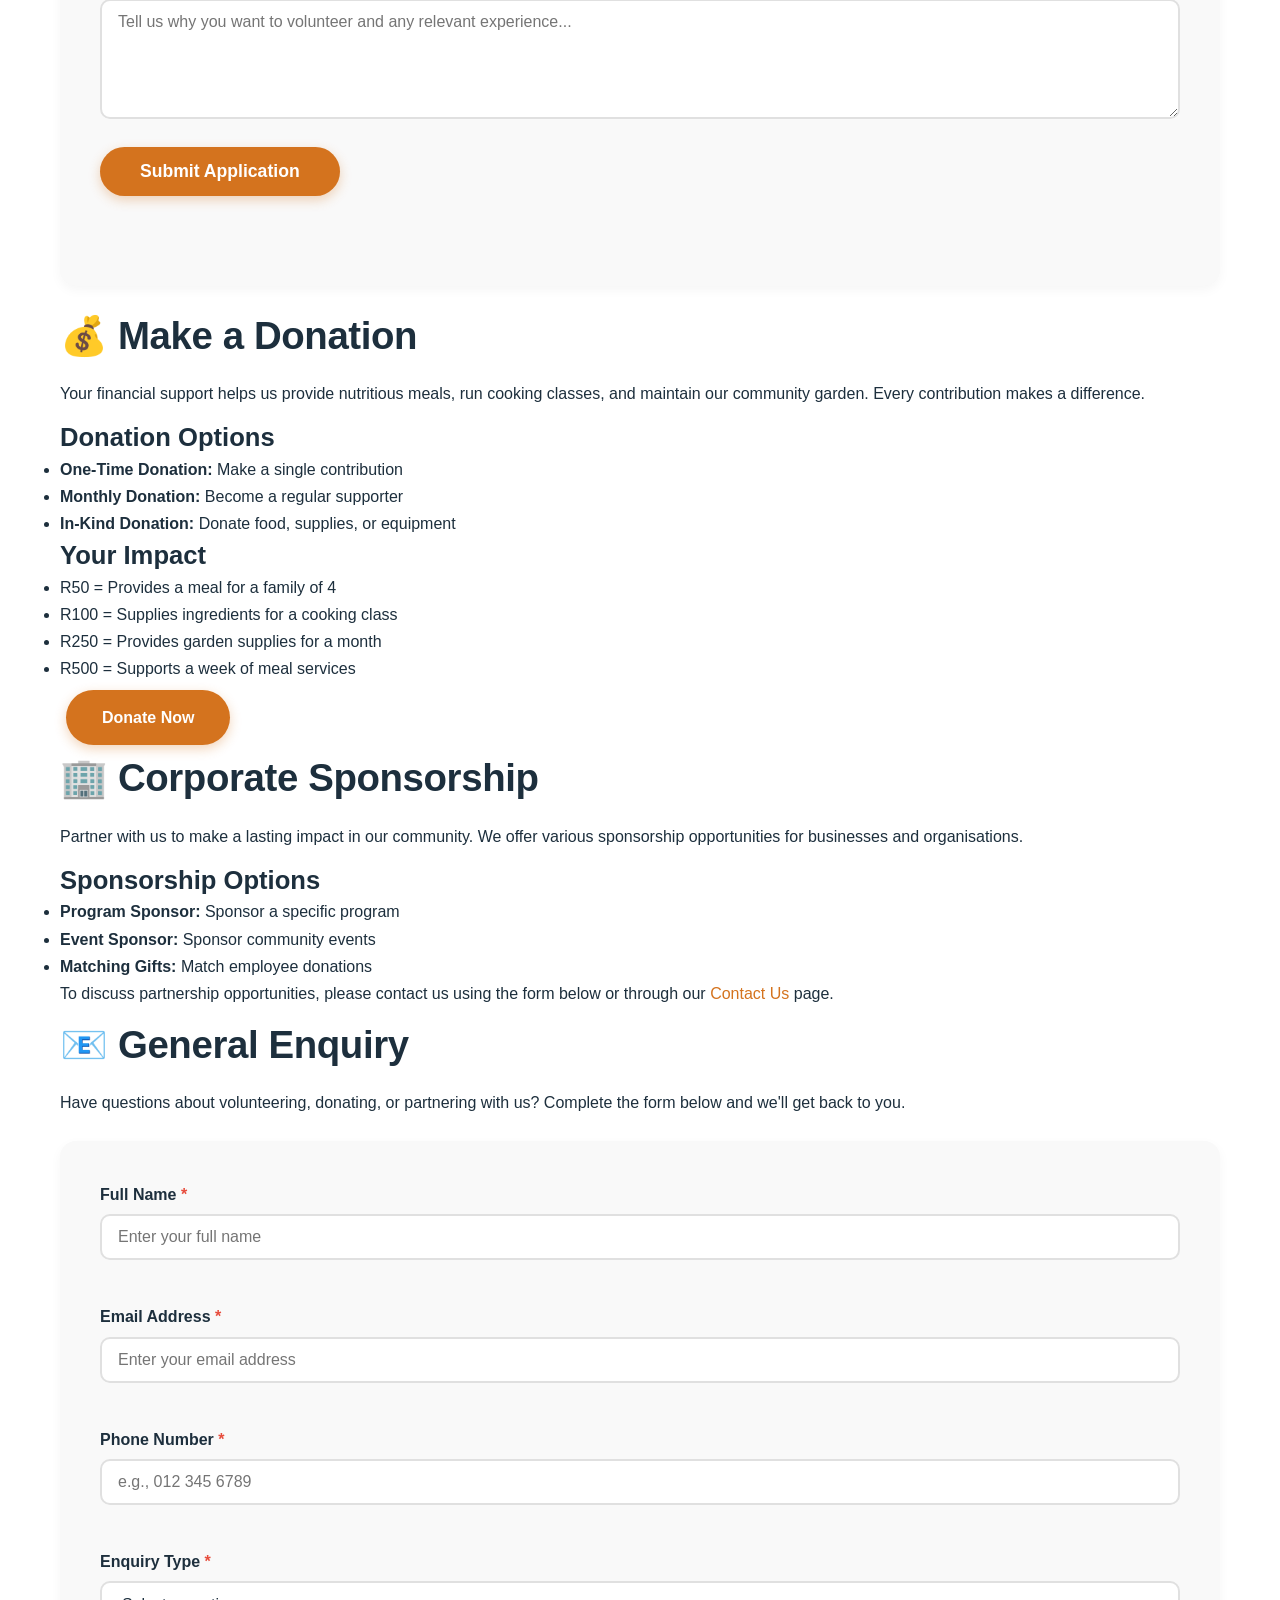
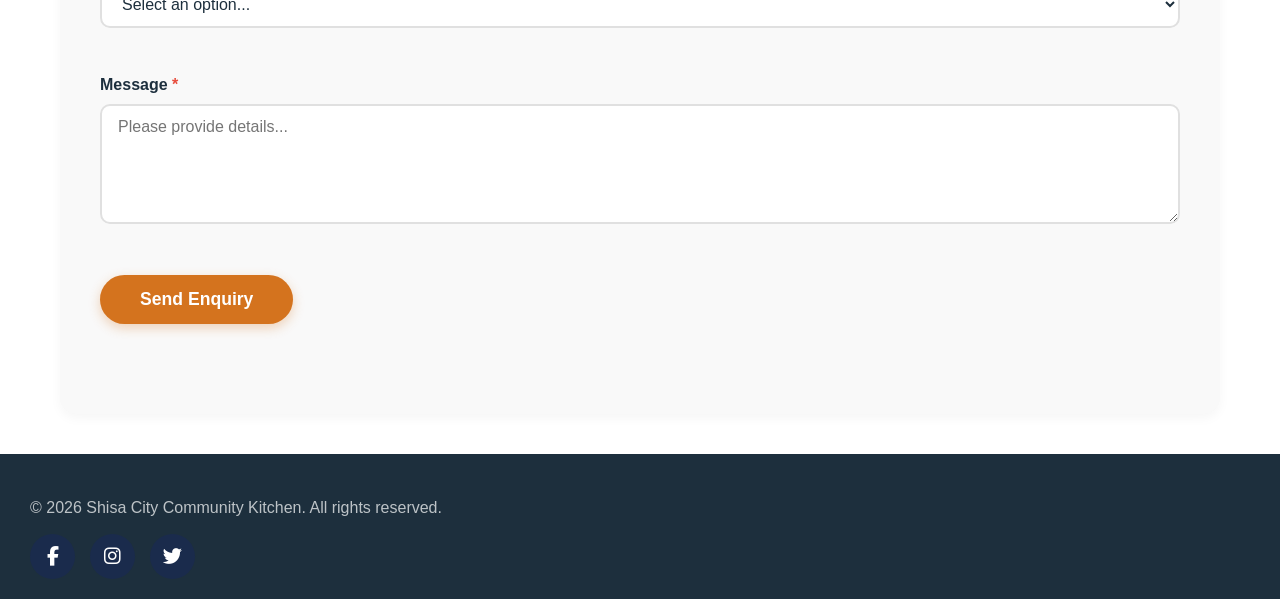
<file: enquiry.html>
<!DOCTYPE html>
<!-- DOCUMENT TYPE: Declares this as an HTML5 document -->
<!DOCTYPE html>

<!-- HTML START: Language set to English for accessibility -->
<html lang="en">

    <!-- HEAD SECTION: Contains meta data, title, and links -->
    <head>
        <!-- Character encoding for proper display of special characters -->
        <meta charset="UTF-8">
        
        <!-- Viewport settings for responsive design on mobile devices -->
        <meta name="viewport" content="width=device-width, initial-scale=1.0">
        
        <!-- PRIMARY META TAGS (SEO) -->
        <title>Get Involved - Shisa City Community Kitchen | Volunteer & Donate</title>
        <meta name="title" content="Get Involved - Shisa City Community Kitchen | Volunteer & Donate">
        <meta name="description" content="Volunteer, donate, or sponsor Shisa City Community Kitchen. Apply online to become a volunteer or support our mission to feed the community.">
        <meta name="keywords" content="volunteer Shisa City, donate food bank, sponsor community kitchen, non-profit volunteer, food donation, charity work">
        <meta name="author" content="Keorapetse Maelane">
        <meta name="robots" content="index, follow">
        
        <!-- OPEN GRAPH / FACEBOOK META TAGS -->
        <meta property="og:type" content="website">
        <meta property="og:url" content="https://shisacitykitchen.netlify.app/enquiry.html">
        <meta property="og:title" content="Get Involved - Shisa City Community Kitchen">
        <meta property="og:description" content="Join us in making a difference. Volunteer, donate, or sponsor our community programs.">
        <meta property="og:image" content="images/homepage-picture.png">
        
        <!-- TWITTER META TAGS -->
        <meta property="twitter:card" content="summary_large_image">
        <meta property="twitter:title" content="Get Involved - Shisa City Community Kitchen">
        <meta property="twitter:description" content="Join us in making a difference. Volunteer, donate, or sponsor our community programs.">
        <meta property="twitter:image" content="images/homepage-picture.png">
        
        <!-- EXTERNAL STYLESHEETS -->
        <!-- Font Awesome for icons -->
        <link rel="stylesheet" href="https://cdnjs.cloudflare.com/ajax/libs/font-awesome/6.4.0/css/all.min.css">
        
        <!-- Main stylesheet -->
        <link rel="stylesheet" href="css/style.css">
    </head>

    <!-- BODY SECTION: All visible page content -->
    <body>

        <!-- HEADER / TOP BAR: Brand name and navigation -->
        <header>
            <!-- Logo and brand name -->
            <div class="logo">
                <h1>🍽️ Shisa City Community Kitchen</h1>
            </div>

            <!-- Navigation menu -->
            <nav>
                <ul>
                    <li><a href="index.html">Home</a></li>
                    <li><a href="about.html">About Us</a></li>
                    <li><a href="services.html">Our Programs</a></li>
                    <li><a href="enquiry.html" class="active">Get Involved</a></li>
                    <li><a href="contact.html">Contact Us</a></li>
                </ul>
            </nav>
        </header>

        <!-- MAIN CONTENT: All primary page content -->
        <main>

            <!-- PAGE HEADER / TITLE SECTION -->
            <section class="page-header">
                <h1>Get Involved</h1>
                <p>Your support makes a difference. Join us in nourishing our community.</p>
            </section>

            <!-- INTRODUCTION -->
            <section class="intro">
                <p>
                    There are many ways you can support Shisa City Community Kitchen. 
                    Whether you have time to give, funds to donate, or resources to share, 
                    your contribution helps us feed more families and build a stronger community.
                </p>
            </section>

            <!-- VOLUNTEER SECTION -->
            <section class="volunteer-section">
                <h2>🤝 Volunteer With Us</h2>
                <p>
                    Volunteers are the heart of our organisation. We welcome individuals and groups 
                    who want to make a difference in our community.
                </p>

                <!-- Volunteer opportunities list -->
                <h3>Volunteer Opportunities</h3>
                <ul>
                    <li><strong>Kitchen Assistant:</strong> Help prepare and serve meals</li>
                    <li><strong>Garden Helper:</strong> Maintain our community garden</li>
                    <li><strong>Event Support:</strong> Assist with community events and workshops</li>
                    <li><strong>Administrative Support:</strong> Help with office tasks and data entry</li>
                    <li><strong>Delivery Driver:</strong> Deliver meals to homebound community members</li>
                </ul>

                <!-- Volunteer benefits -->
                <h3>Benefits of Volunteering</h3>
                <ul>
                    <li>❤️ Make a meaningful difference in your community</li>
                    <li>🤝 Meet new people and build connections</li>
                    <li>🎓 Learn new skills and gain experience</li>
                    <li>🍽️ Enjoy a free meal during your shift</li>
                    <li>📜 Receive a volunteer certificate</li>
                </ul>
            </section>

            <!-- VOLUNTEER APPLICATION FORM -->
            <section class="volunteer-form">
                <h2>📝 Volunteer Application Form</h2>
                <p>Complete the form below to apply as a volunteer.</p>

                <form id="volunteerForm" action="https://formspree.io/f/YOUR-FORM-ID" method="POST">

                    <!-- Full Name -->
                    <div class="form-group">
                        <label for="fullname">Full Name <span class="required">*</span></label>
                        <input type="text" id="fullname" name="fullname" placeholder="Enter your full name" required minlength="3" maxlength="50">
                        <span class="error-message" id="fullnameError"></span>
                    </div>

                    <!-- Email Address -->
                    <div class="form-group">
                        <label for="email">Email Address <span class="required">*</span></label>
                        <input type="email" id="email" name="email" placeholder="Enter your email address" required>
                        <span class="error-message" id="emailError"></span>
                    </div>

                    <!-- Phone Number -->
                    <div class="form-group">
                        <label for="phone">Phone Number <span class="required">*</span></label>
                        <input type="tel" id="phone" name="phone" placeholder="e.g., 012 345 6789" required pattern="[0-9\s\-\+\(\)]{10,15}">
                        <span class="error-message" id="phoneError"></span>
                    </div>

                    <!-- Volunteer Role Selection -->
                    <div class="form-group">
                        <label for="role">Area of Interest <span class="required">*</span></label>
                        <select id="role" name="role" required>
                            <option value="">Select an area...</option>
                            <option value="kitchen">Kitchen Assistant</option>
                            <option value="garden">Garden Helper</option>
                            <option value="events">Event Support</option>
                            <option value="admin">Administrative Support</option>
                            <option value="delivery">Delivery Driver</option>
                            <option value="other">Other</option>
                        </select>
                        <span class="error-message" id="roleError"></span>
                    </div>

                    <!-- Availability -->
                    <div class="form-group">
                        <label for="availability">Availability</label>
                        <select id="availability" name="availability">
                            <option value="weekdays">Weekdays</option>
                            <option value="weekends">Weekends</option>
                            <option value="evenings">Evenings</option>
                            <option value="flexible">Flexible</option>
                        </select>
                    </div>

                    <!-- Message / Experience -->
                    <div class="form-group">
                        <label for="message">Tell us about yourself</label>
                        <textarea id="message" name="message" rows="5" placeholder="Tell us why you want to volunteer and any relevant experience..."></textarea>
                    </div>

                    <!-- Submit Button -->
                    <div class="form-group">
                        <button type="submit" id="volunteerSubmitBtn">Submit Application</button>
                    </div>

                    <!-- Response message area -->
                    <div id="volunteerFormResponse" class="form-response"></div>

                </form>
            </section>

            <!-- DONATION SECTION -->
            <section class="donation-section">
                <h2>💰 Make a Donation</h2>
                <p>
                    Your financial support helps us provide nutritious meals, run cooking classes, 
                    and maintain our community garden. Every contribution makes a difference.
                </p>

                <!-- Donation Options -->
                <h3>Donation Options</h3>
                <ul>
                    <li><strong>One-Time Donation:</strong> Make a single contribution</li>
                    <li><strong>Monthly Donation:</strong> Become a regular supporter</li>
                    <li><strong>In-Kind Donation:</strong> Donate food, supplies, or equipment</li>
                </ul>

                <!-- Donation Impact -->
                <h3>Your Impact</h3>
                <ul>
                    <li>R50 = Provides a meal for a family of 4</li>
                    <li>R100 = Supplies ingredients for a cooking class</li>
                    <li>R250 = Provides garden supplies for a month</li>
                    <li>R500 = Supports a week of meal services</li>
                </ul>

                <!-- Donation Button -->
                <div class="donate-button">
                    <a href="#" class="action-button">Donate Now</a>
                </div>
            </section>

            <!-- SPONSOR / PARTNERSHIP SECTION -->
            <section class="sponsor-section">
                <h2>🏢 Corporate Sponsorship</h2>
                <p>
                    Partner with us to make a lasting impact in our community. We offer various 
                    sponsorship opportunities for businesses and organisations.
                </p>

                <h3>Sponsorship Options</h3>
                <ul>
                    <li><strong>Program Sponsor:</strong> Sponsor a specific program</li>
                    <li><strong>Event Sponsor:</strong> Sponsor community events</li>
                    <li><strong>Matching Gifts:</strong> Match employee donations</li>
                </ul>

                <p>
                    To discuss partnership opportunities, please contact us using the form below 
                    or through our <a href="contact.html">Contact Us</a> page.
                </p>
            </section>

            <!-- GENERAL ENQUIRY FORM -->
            <section class="enquiry-form">
                <h2>📧 General Enquiry</h2>
                <p>
                    Have questions about volunteering, donating, or partnering with us? 
                    Complete the form below and we'll get back to you.
                </p>

                <form id="enquiryForm" action="https://formspree.io/f/YOUR-FORM-ID" method="POST">

                    <!-- Full Name -->
                    <div class="form-group">
                        <label for="name">Full Name <span class="required">*</span></label>
                        <input type="text" id="name" name="name" placeholder="Enter your full name" required minlength="3" maxlength="50">
                        <span class="error-message" id="nameError"></span>
                    </div>

                    <!-- Email Address -->
                    <div class="form-group">
                        <label for="email">Email Address <span class="required">*</span></label>
                        <input type="email" id="email" name="email" placeholder="Enter your email address" required>
                        <span class="error-message" id="emailError"></span>
                    </div>

                    <!-- Phone Number -->
                    <div class="form-group">
                        <label for="phone">Phone Number <span class="required">*</span></label>
                        <input type="tel" id="phone" name="phone" placeholder="e.g., 012 345 6789" required pattern="[0-9\s\-\+\(\)]{10,15}">
                        <span class="error-message" id="phoneError"></span>
                    </div>

                    <!-- Enquiry Type -->
                    <div class="form-group">
                        <label for="enquiryType">Enquiry Type <span class="required">*</span></label>
                        <select id="enquiryType" name="enquiryType" required>
                            <option value="">Select an option...</option>
                            <option value="volunteer">Volunteering</option>
                            <option value="donate">Donation</option>
                            <option value="sponsor">Sponsorship</option>
                            <option value="general">General Enquiry</option>
                        </select>
                        <span class="error-message" id="enquiryTypeError"></span>
                    </div>

                    <!-- Message -->
                    <div class="form-group">
                        <label for="message">Message <span class="required">*</span></label>
                        <textarea id="message" name="message" rows="5" placeholder="Please provide details..." required minlength="10" maxlength="500"></textarea>
                        <span class="error-message" id="messageError"></span>
                    </div>

                    <!-- Submit Button -->
                    <div class="form-group">
                        <button type="submit" id="submitBtn">Send Enquiry</button>
                    </div>

                    <!-- Response message area -->
                    <div id="formResponse" class="form-response"></div>

                </form>
            </section>

        </main>

        <!-- FOOTER SECTION: Copyright, social media, and links -->
        <footer class="bottom-footer">
            <!-- Copyright notice -->
            <p>&copy; 2026 Shisa City Community Kitchen. All rights reserved.</p>

            <!-- Social media links -->
            <div class="social-icons">
                <a href="#" aria-label="Facebook"><i class="fab fa-facebook-f"></i></a>
                <a href="#" aria-label="Instagram"><i class="fab fa-instagram"></i></a>
                <a href="#" aria-label="Twitter"><i class="fab fa-twitter"></i></a>
            </div>
        </footer>

        <!-- JAVASCRIPT: Links to your script file -->
        <script src="js/script.js"></script>

    </body>

</html>
</file>
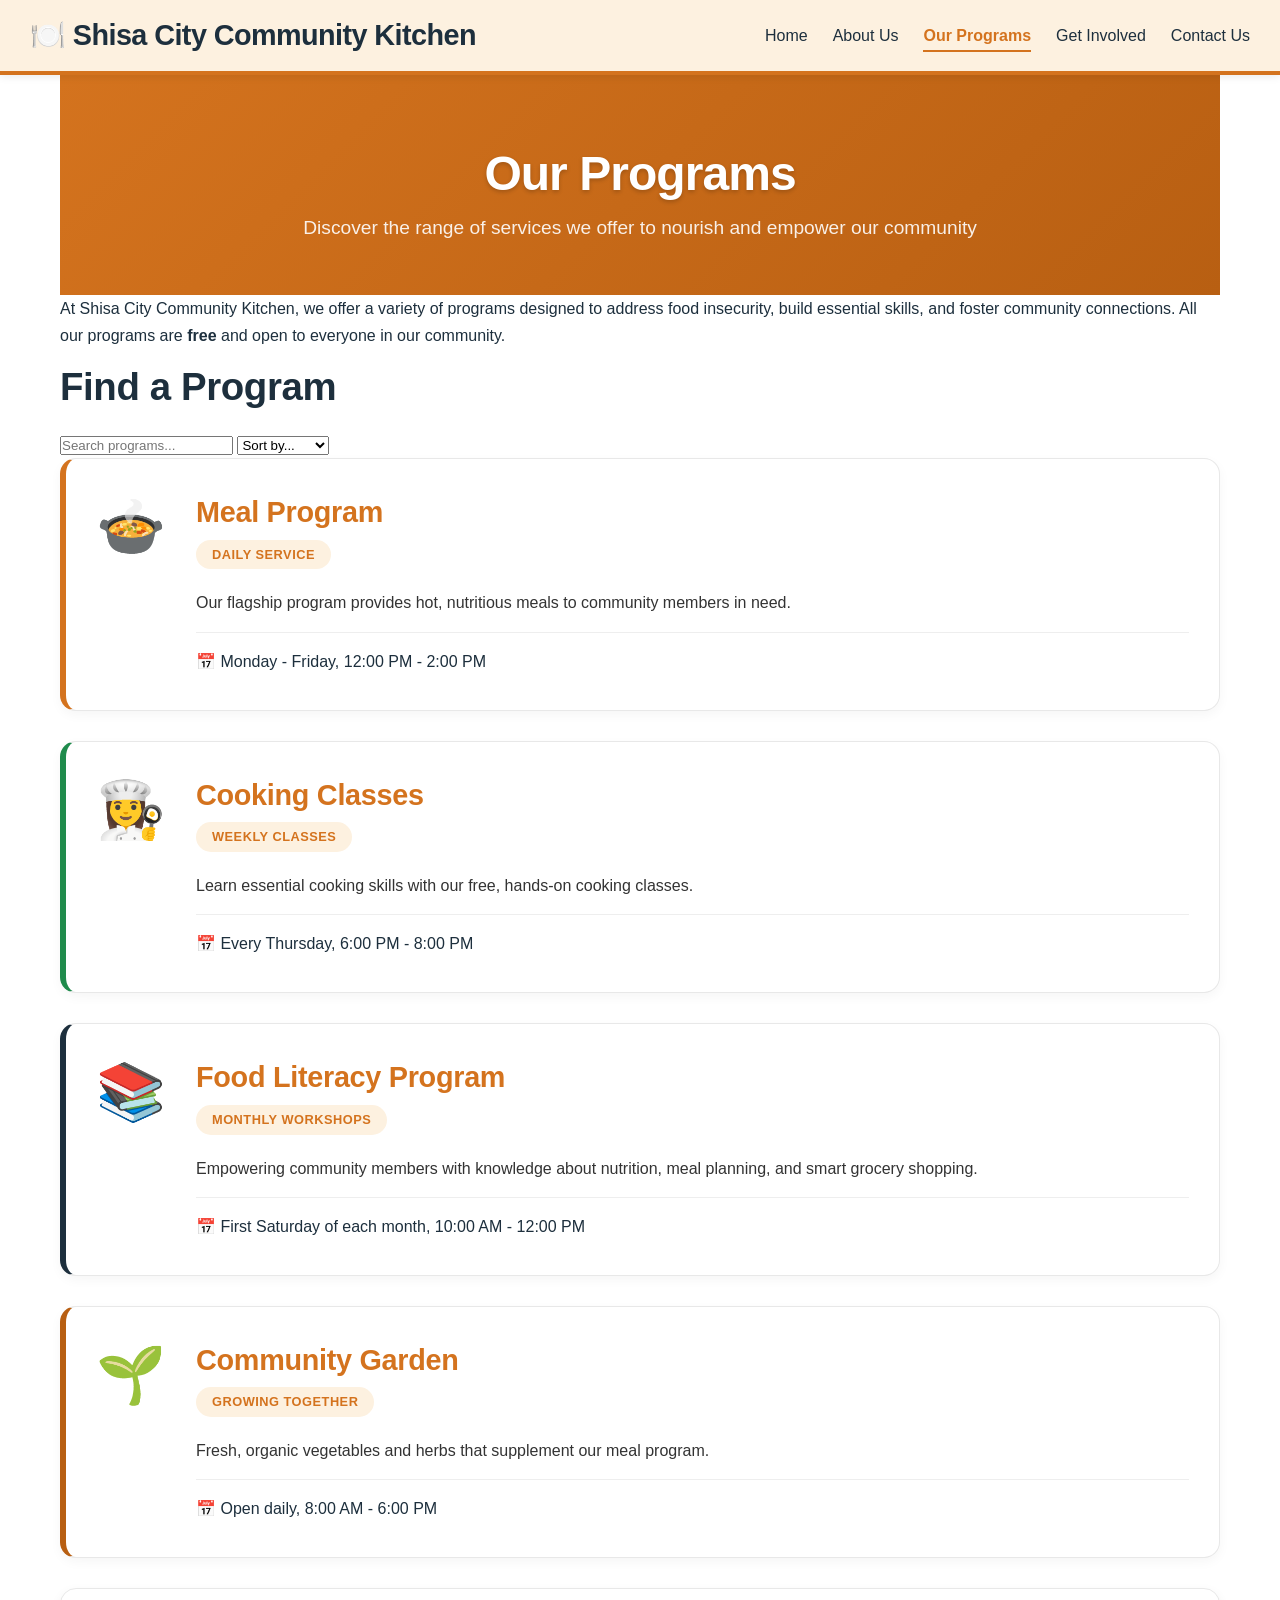
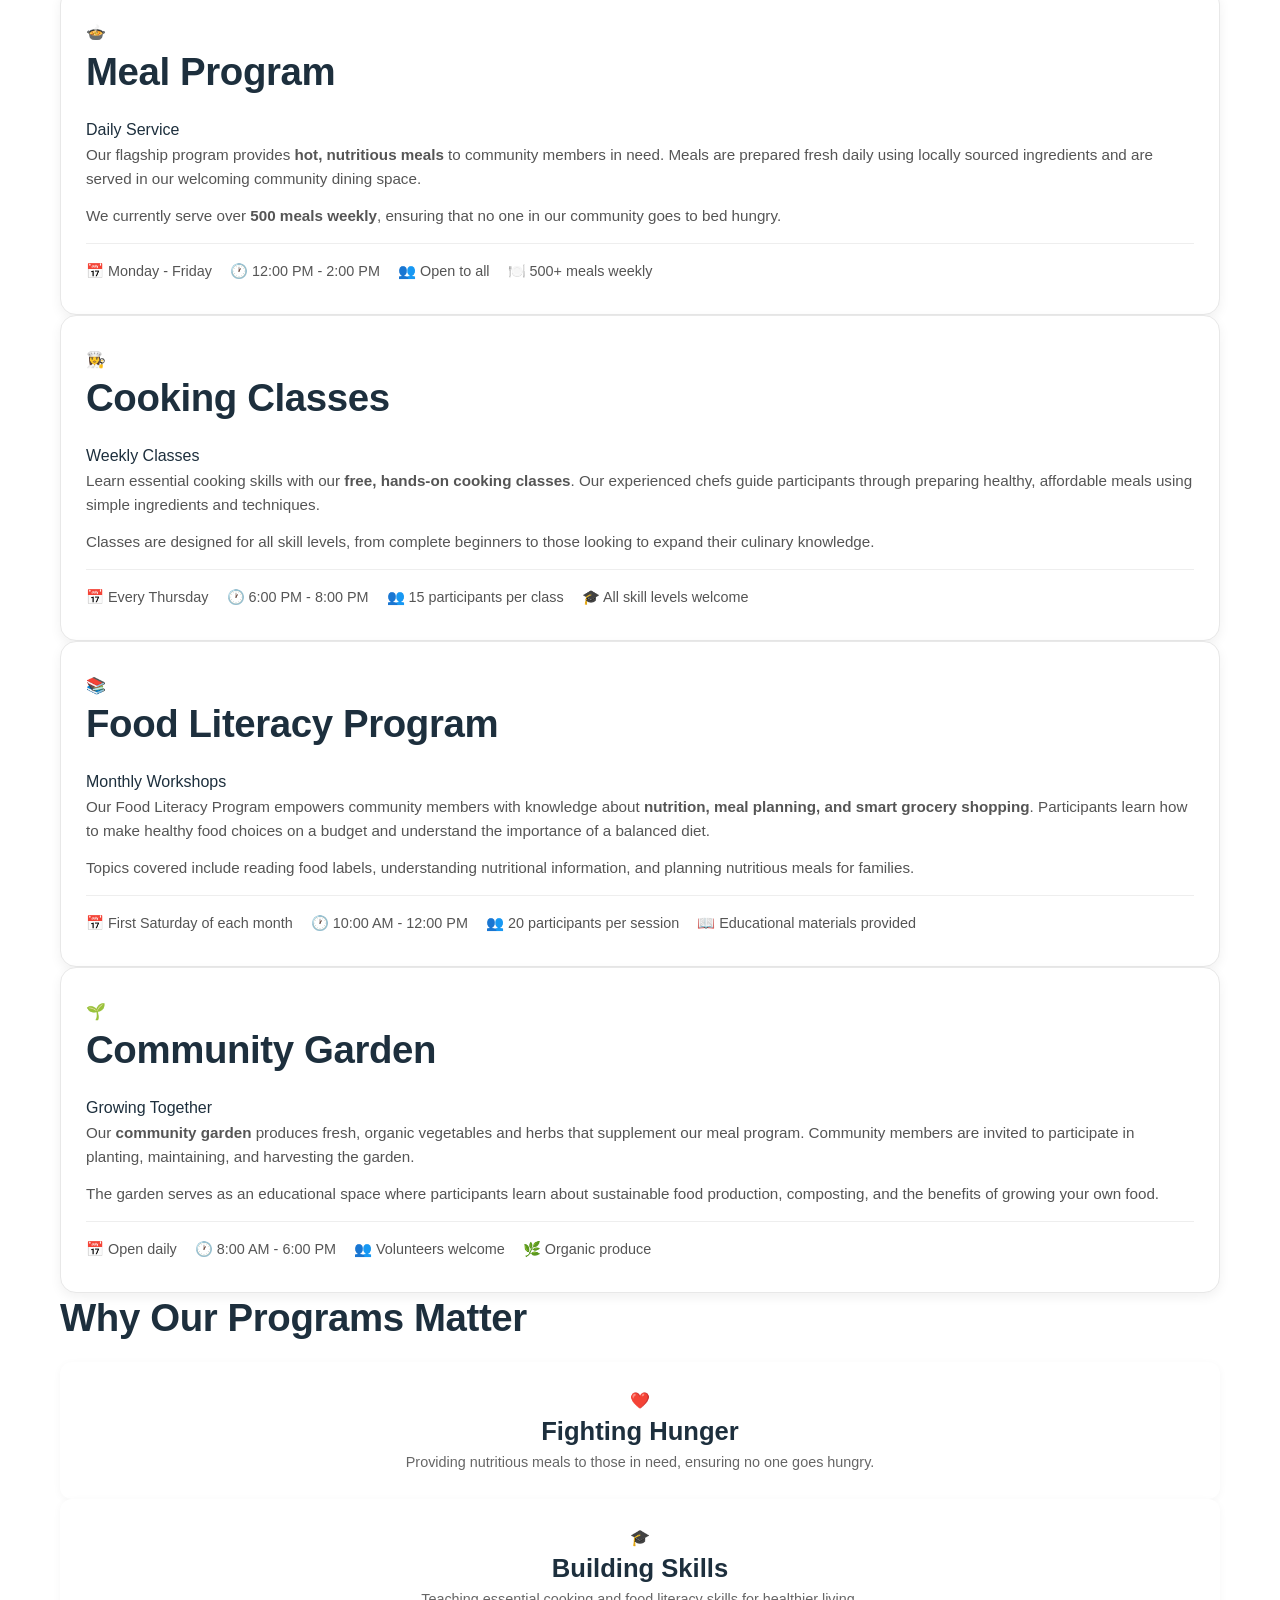
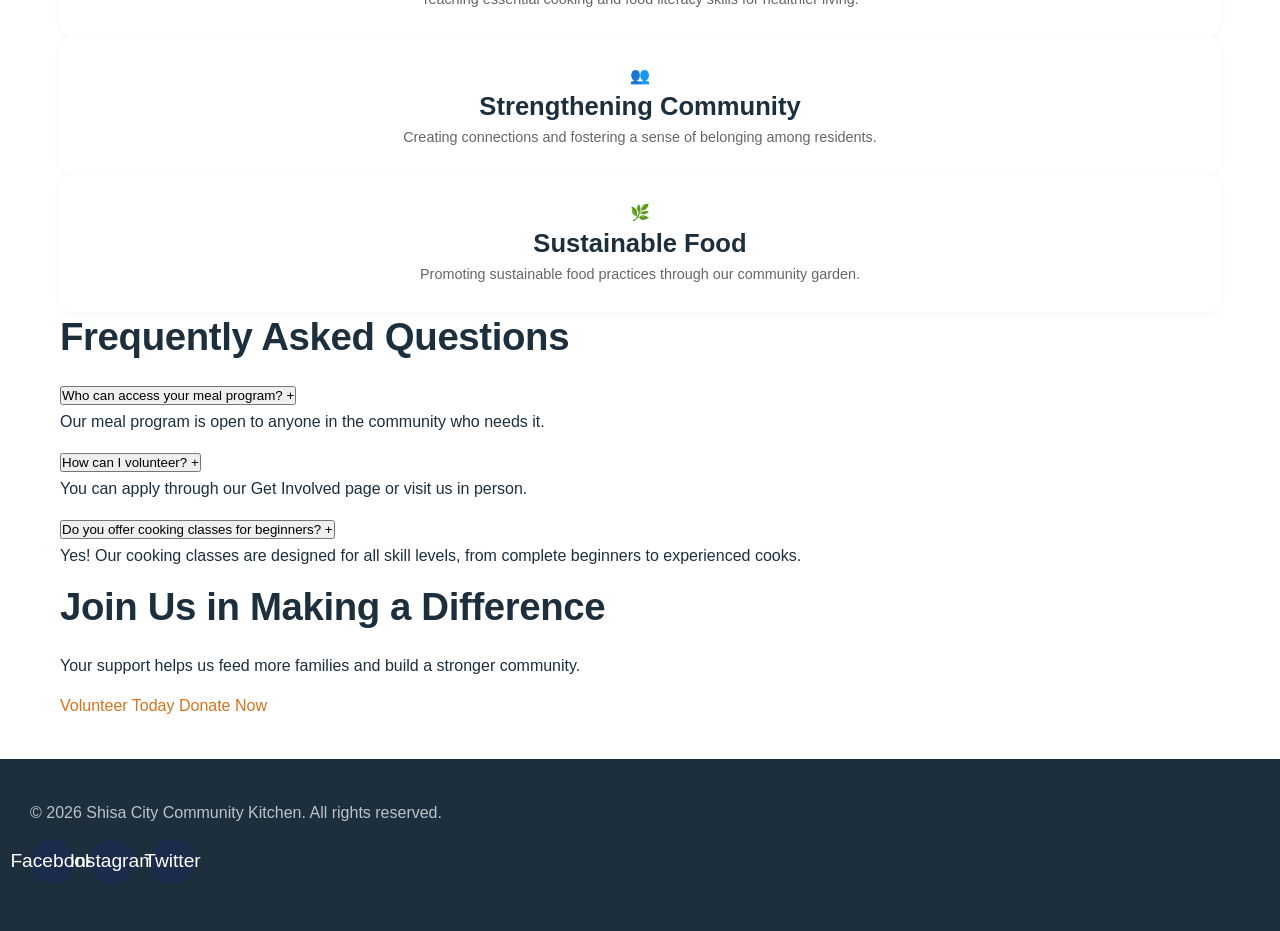
<file: services.html>
<!DOCTYPE html>
<!-- DOCUMENT TYPE: Declares this as an HTML5 document -->
<!DOCTYPE html>

<!-- HTML START: Language set to English for accessibility -->
<html lang="en">

    <!-- HEAD SECTION: Contains meta data, title, and links -->
    <head>
        <!-- Character encoding for proper display of special characters -->
        <meta charset="UTF-8">
        
        <!-- Viewport settings for responsive design on mobile devices -->
        <meta name="viewport" content="width=device-width, initial-scale=1.0">
        
        <!-- PRIMARY META TAGS (SEO) -->
        <title>Our Programs - Shisa City Community Kitchen | Nourishing Our Community</title>
        <meta name="title" content="Our Programs - Shisa City Community Kitchen | Nourishing Our Community">
        <meta name="description" content="Discover the programs offered by Shisa City Community Kitchen including our Meal Program, Cooking Classes, Food Literacy Program, and Community Garden. All programs are free and open to the community.">
        <meta name="keywords" content="community kitchen, food bank, Shisa City, non-profit, volunteer, donate, cooking classes, food literacy, meal program, community garden">
        <meta name="author" content="Keorapetse Maelane">
        <meta name="robots" content="index, follow">
        
        <!-- OPEN GRAPH / FACEBOOK META TAGS -->
        <meta property="og:type" content="website">
        <meta property="og:url" content="https://shisacitykitchen.netlify.app/services.html">
        <meta property="og:title" content="Our Programs - Shisa City Community Kitchen">
        <meta property="og:description" content="Nourishing our community with healthy, affordable food and food skills.">
        <meta property="og:image" content="images/homepage-picture.png">
        
        <!-- TWITTER META TAGS -->
        <meta property="twitter:card" content="summary_large_image">
        <meta property="twitter:title" content="Our Programs - Shisa City Community Kitchen">
        <meta property="twitter:description" content="Nourishing our community with healthy, affordable food and food skills.">
        <meta property="twitter:image" content="images/homepage-picture.png">
        
        <!-- EXTERNAL STYLESHEETS -->
        <!-- Font Awesome for icons -->
        <link rel="stylesheet" href="https://cdnjs.cloudflare.com/ajax/libs/font-awesome/6.4.0/css/all.min.css">
        
        <!-- Main stylesheet -->
        <link rel="stylesheet" href="css/style.css">
    </head>

    <!-- BODY SECTION: All visible page content -->
    <body>

        <!-- HEADER / TOP BAR: Brand name and navigation -->
        <header>
            <!-- Logo and brand name -->
            <div class="logo">
                <h1>🍽️ Shisa City Community Kitchen</h1>
            </div>

            <!-- Navigation menu -->
            <nav>
                <ul>
                    <li><a href="index.html">Home</a></li>
                    <li><a href="about.html">About Us</a></li>
                    <li><a href="services.html" class="active">Our Programs</a></li>
                    <li><a href="enquiry.html">Get Involved</a></li>
                    <li><a href="contact.html">Contact Us</a></li>
                </ul>
            </nav>
        </header>

        <!-- MAIN CONTENT: All primary page content -->
        <main>

            <!-- PAGE HEADER / TITLE SECTION -->
            <section class="page-header">
                <h1>Our Programs</h1>
                <p>Discover the range of services we offer to nourish and empower our community</p>
            </section>

            <!-- INTRODUCTION PARAGRAPH -->
            <section class="intro">
                <p>
                    At Shisa City Community Kitchen, we offer a variety of programs designed to address 
                    food insecurity, build essential skills, and foster community connections. 
                    All our programs are <strong>free</strong> and open to everyone in our community.
                </p>
            </section>

            <!-- SEARCH AND FILTER SECTION -->
            <section class="search-section">
                <h2>Find a Program</h2>
                <input type="text" id="searchInput" placeholder="Search programs...">
                <select id="sortSelect">
                    <option value="default">Sort by...</option>
                    <option value="name">Name (A-Z)</option>
                    <option value="name-desc">Name (Z-A)</option>
                </select>
            </section>

            <!-- PROGRAM LIST (populated by JavaScript) -->
            <div id="programList" class="program-list"></div>

            <!-- PROGRAM DETAILS (Static - can be removed if using JS list)   -->
            <section class="programs-list">

                <!-- PROGRAM 1: Meal Program -->
                <div class="program-card">
                    
                    <!-- Program icon -->
                    <div class="program-icon">🍲</div>
                    
                    <!-- Program information -->
                    <div class="program-info">
                        <h2>Meal Program</h2>
                        <span class="tag">Daily Service</span>
                        
                        <p>
                            Our flagship program provides <strong>hot, nutritious meals</strong> to 
                            community members in need. Meals are prepared fresh daily using locally 
                            sourced ingredients and are served in our welcoming community dining space.
                        </p>
                        
                        <p>
                            We currently serve over <strong>500 meals weekly</strong>, ensuring that 
                            no one in our community goes to bed hungry.
                        </p>
                        
                        <!-- Program details: schedule, time, etc. -->
                        <ul class="program-details">
                            <li>📅 Monday - Friday</li>
                            <li>🕐 12:00 PM - 2:00 PM</li>
                            <li>👥 Open to all</li>
                            <li>🍽️ 500+ meals weekly</li>
                        </ul>
                    </div>
                    
                </div>

                <!-- PROGRAM 2: Cooking Classes -->
                <div class="program-card">
                    
                    <!-- Program icon -->
                    <div class="program-icon">👩‍🍳</div>
                    
                    <!-- Program information -->
                    <div class="program-info">
                        <h2>Cooking Classes</h2>
                        <span class="tag">Weekly Classes</span>
                        
                        <p>
                            Learn essential cooking skills with our <strong>free, hands-on cooking classes</strong>. 
                            Our experienced chefs guide participants through preparing healthy, affordable 
                            meals using simple ingredients and techniques.
                        </p>
                        
                        <p>
                            Classes are designed for all skill levels, from complete beginners to 
                            those looking to expand their culinary knowledge.
                        </p>
                        
                        <!-- Program details: schedule, time, etc. -->
                        <ul class="program-details">
                            <li>📅 Every Thursday</li>
                            <li>🕐 6:00 PM - 8:00 PM</li>
                            <li>👥 15 participants per class</li>
                            <li>🎓 All skill levels welcome</li>
                        </ul>
                    </div>
                    
                </div>

                <!-- PROGRAM 3: Food Literacy Program -->
                <div class="program-card">
                    
                    <!-- Program icon -->
                    <div class="program-icon">📚</div>
                    
                    <!-- Program information -->
                    <div class="program-info">
                        <h2>Food Literacy Program</h2>
                        <span class="tag">Monthly Workshops</span>
                        
                        <p>
                            Our Food Literacy Program empowers community members with knowledge about 
                            <strong>nutrition, meal planning, and smart grocery shopping</strong>. 
                            Participants learn how to make healthy food choices on a budget and 
                            understand the importance of a balanced diet.
                        </p>
                        
                        <p>
                            Topics covered include reading food labels, understanding nutritional 
                            information, and planning nutritious meals for families.
                        </p>
                        
                        <!-- Program details: schedule, time, etc. -->
                        <ul class="program-details">
                            <li>📅 First Saturday of each month</li>
                            <li>🕐 10:00 AM - 12:00 PM</li>
                            <li>👥 20 participants per session</li>
                            <li>📖 Educational materials provided</li>
                        </ul>
                    </div>
                    
                </div>

                <!-- PROGRAM 4: Community Garden -->
                <div class="program-card">
                    
                    <!-- Program icon -->
                    <div class="program-icon">🌱</div>
                    
                    <!-- Program information -->
                    <div class="program-info">
                        <h2>Community Garden</h2>
                        <span class="tag">Growing Together</span>
                        
                        <p>
                            Our <strong>community garden</strong> produces fresh, organic vegetables 
                            and herbs that supplement our meal program. Community members are invited 
                            to participate in planting, maintaining, and harvesting the garden.
                        </p>
                        
                        <p>
                            The garden serves as an educational space where participants learn about 
                            sustainable food production, composting, and the benefits of growing 
                            your own food.
                        </p>
                        
                        <!-- Program details: schedule, time, etc. -->
                        <ul class="program-details">
                            <li>📅 Open daily</li>
                            <li>🕐 8:00 AM - 6:00 PM</li>
                            <li>👥 Volunteers welcome</li>
                            <li>🌿 Organic produce</li>
                        </ul>
                    </div>
                    
                </div>

            </section>

            <!-- BENEFITS / WHY OUR PROGRAMS MATTER SECTION -->
            <section class="benefits">
                <h2>Why Our Programs Matter</h2>

                <!-- Benefit 1: Fighting Hunger -->
                <div class="benefit-item">
                    <div class="benefit-icon">❤️</div>
                    <h3>Fighting Hunger</h3>
                    <p>Providing nutritious meals to those in need, ensuring no one goes hungry.</p>
                </div>

                <!-- Benefit 2: Building Skills -->
                <div class="benefit-item">
                    <div class="benefit-icon">🎓</div>
                    <h3>Building Skills</h3>
                    <p>Teaching essential cooking and food literacy skills for healthier living.</p>
                </div>

                <!-- Benefit 3: Strengthening Community -->
                <div class="benefit-item">
                    <div class="benefit-icon">👥</div>
                    <h3>Strengthening Community</h3>
                    <p>Creating connections and fostering a sense of belonging among residents.</p>
                </div>

                <!-- Benefit 4: Sustainable Food -->
                <div class="benefit-item">
                    <div class="benefit-icon">🌿</div>
                    <h3>Sustainable Food</h3>
                    <p>Promoting sustainable food practices through our community garden.</p>
                </div>
            </section>

            <!-- FAQ SECTION WITH ACCORDION -->
            <section class="faq-section">
                <h2>Frequently Asked Questions</h2>
                <div class="accordion">
                    <div class="accordion-item">
                        <button class="accordion-header">
                            Who can access your meal program?
                            <span class="icon">+</span>
                        </button>
                        <div class="accordion-content">
                            <p>Our meal program is open to anyone in the community who needs it.</p>
                        </div>
                    </div>
                    <div class="accordion-item">
                        <button class="accordion-header">
                            How can I volunteer?
                            <span class="icon">+</span>
                        </button>
                        <div class="accordion-content">
                            <p>You can apply through our Get Involved page or visit us in person.</p>
                        </div>
                    </div>
                    <div class="accordion-item">
                        <button class="accordion-header">
                            Do you offer cooking classes for beginners?
                            <span class="icon">+</span>
                        </button>
                        <div class="accordion-content">
                            <p>Yes! Our cooking classes are designed for all skill levels, from complete beginners to experienced cooks.</p>
                        </div>
                    </div>
                </div>
            </section>

            <!-- CALL TO ACTION SECTION -->
            <section class="cta">
                <h2>Join Us in Making a Difference</h2>
                <p>Your support helps us feed more families and build a stronger community.</p>
                
                <a href="enquiry.html">Volunteer Today</a>
                <a href="enquiry.html">Donate Now</a>
            </section>

        </main>

        <!-- FOOTER SECTION: Copyright, social media, and links -->
        <footer>
            <!-- Copyright notice -->
            <p>&copy; 2026 Shisa City Community Kitchen. All rights reserved.</p>

            <!-- Social media links -->
            <div class="social-links">
                <a href="#">Facebook</a>
                <a href="#">Instagram</a>
                <a href="#">Twitter</a>
            </div>

            <!-- Footer navigation -->
            <nav>
                <ul>
                    <li><a href="index.html">Home</a></li>
                    <li><a href="about.html">About Us</a></li>
                    <li><a href="services.html">Our Programs</a></li>
                    <li><a href="enquiry.html">Get Involved</a></li>
                    <li><a href="contact.html">Contact Us</a></li>
                </ul>
            </nav>
        </footer>

        <!-- JAVASCRIPT: Links to your script file -->
        <script src="js/script.js"></script>

    </body>
</html>
</file>
<file: css/style.css>
/* Main Stylesheet for Shisa City Community Kitchen  */
/* Part 2: CSS Styling and Responsive Design */

/* CSS RESET & BASE STYLES */
/* CSS RESET */
* {
    margin: 0;
    padding: 0;
    box-sizing: border-box;
}

/* BASE STYLES */
html {
    font-size: 16px; 
    scroll-behavior: smooth;
}

body {
    font-family: 'Segoe UI', Tahoma, Geneva, Verdana, sans-serif;
    color: #1d2f3d; 
    background-color: #ffffff;
    line-height: 1.7;
}

/* TYPOGRAPHY SCALES */
h1 {
    font-size: 2.8rem;
    font-weight: 700;
    line-height: 1.2;
    letter-spacing: -0.02em;
}

h2 {
    font-size: 2.2rem;
    font-weight: 600;
    line-height: 1.3;
    letter-spacing: -0.01em;
    margin-bottom: 0.5em;
}

h3 {
    font-size: 1.6rem;
    font-weight: 600;
    line-height: 1.4;
}

h4 {
    font-size: 1.2rem;
    font-weight: 600;
    line-height: 1.4;
}

p {
    font-size: 1rem;
    line-height: 1.7;
    margin-bottom: 0.8em;
}

a {
    text-decoration: none;
    color: #d4731e;
    transition: color 0.3s ease;
}

a:hover {
    color: #b85f12;
}

/* EXTERNAL STYLESHEET - HEADER & NAVIGATION */

header, .top-bar {
    background-color: #fdf1e0; /* Cream */
    padding: 18px 30px;
    display: flex;
    align-items: center;
    justify-content: space-between;
    flex-wrap: wrap;
    border-bottom: 4px solid #d4731e; /* Orange accent */
    box-shadow: 0 2px 8px rgba(0, 0, 0, 0.08);
    position: sticky;
    top: 0;
    z-index: 1000;
}

/* Logo */
.brand-name, .logo h1 {
    font-size: 1.8rem;
    font-weight: 700;
    color: #1d2f3d;
    margin: 0;
}

.brand-name span, .logo h1 span {
    color: #d4731e;
}

/* Navigation Menu */
nav ul, .nav-links {
    list-style: none;
    padding: 0;
    margin: 0;
    display: flex;
    gap: 25px;
    align-items: center;
}

nav ul li a, .nav-links li a {
    text-decoration: none;
    color: #1d2f3d;
    font-weight: 500;
    font-size: 1rem;
    padding: 8px 0;
    position: relative;
    transition: color 0.3s ease;
}

/* Hover effect with underline animation */
nav ul li a::after, .nav-links li a::after {
    content: '';
    position: absolute;
    bottom: 0;
    left: 0;
    width: 0;
    height: 2px;
    background-color: #d4731e;
    transition: width 0.3s ease;
}

nav ul li a:hover::after, .nav-links li a:hover::after {
    width: 100%;
}

nav ul li a:hover, .nav-links li a:hover {
    color: #d4731e;
}

/* Active Page Indicator */
nav ul li a.active, .nav-links li a.active {
    color: #d4731e;
    font-weight: 700;
}

nav ul li a.active::after, .nav-links li a.active::after {
    width: 100%;
}

/* Hamburger Menu */
.hamburger {
    display: none;
    background: none;
    border: none;
    font-size: 2rem;
    cursor: pointer;
    color: #1d2f3d;
    padding: 5px 10px;
    transition: color 0.3s ease;
}

.hamburger:hover {
    color: #d4731e;
}

/* Page header OR Title Section */

.page-header {
    background: linear-gradient(135deg, #d4731e, #b85f12);
    color: white;
    text-align: center;
    padding: 70px 20px 50px;
    margin-bottom: 0;
}

.page-header h1 {
    font-size: 3rem;
    margin: 0 0 10px 0;
    text-shadow: 0 2px 4px rgba(0, 0, 0, 0.2);
}

.page-header p {
    font-size: 1.2rem;
    margin: 0;
    opacity: 0.9;
    max-width: 700px;
    margin: 0 auto;
}

/* LAYOUT STRUCTURE */

/* Main Content Container */
main {
    max-width: 1200px;
    margin: 0 auto;
    padding: 0 20px;
}

/* Hero Section */
.hero-area {
    text-align: center;
    padding: 60px 20px 50px;
    background-color: #fdf1e0;
    border-radius: 0 0 20px 20px;
    margin-bottom: 30px;
}

.hero-area h1 {
    color: #d4731e;
    font-size: 3.5rem;
    margin-bottom: 10px;
}

.hero-area p {
    font-size: 1.2rem;
    color: #333;
    max-width: 700px;
    margin: 10px auto;
}

/* Buttons */
.action-button, .btn {
    display: inline-block;
    padding: 14px 36px;
    background-color: #d4731e;
    color: white;
    border: none;
    border-radius: 50px;
    text-decoration: none;
    font-weight: 600;
    font-size: 1rem;
    margin: 8px 6px;
    cursor: pointer;
    transition: all 0.3s ease;
    box-shadow: 0 4px 12px rgba(212, 115, 30, 0.3);
}

/* Hover effect */
.action-button:hover, .btn:hover {
    background-color: #b85f12;
    transform: translateY(-3px);
    box-shadow: 0 6px 20px rgba(212, 115, 30, 0.4);
}

/* Focus effect */
.action-button:focus, .btn:focus {
    outline: 3px solid #b85f12;
    outline-offset: 3px;
}

/* Active effect */
.action-button:active, .btn:active {
    transform: translateY(0px);
    box-shadow: 0 2px 8px rgba(212, 115, 30, 0.3);
}

/* Green button variant */
.action-button.green, .btn-green {
    background-color: #1f8b4c;
    box-shadow: 0 4px 12px rgba(31, 139, 76, 0.3);
}

.action-button.green:hover, .btn-green:hover {
    background-color: #166e3a;
    box-shadow: 0 6px 20px rgba(31, 139, 76, 0.4);
}

/* Impact Statistics */
.stats-area {
    background-color: #1f8b4c;
    color: white;
    padding: 50px 20px;
    text-align: center;
    border-radius: 20px;
    margin: 30px 0;
    box-shadow: 0 4px 20px rgba(31, 139, 76, 0.3);
}

.stats-area h2 {
    margin-top: 0;
    font-size: 2.2rem;
}

.stat-boxes {
    display: flex;
    justify-content: center;
    flex-wrap: wrap;
    gap: 50px;
    margin-top: 20px;
}

.stat-item {
    font-size: 1.2rem;
    text-align: center;
}

.stat-item strong {
    display: block;
    font-size: 2.8rem;
    font-weight: 700;
    margin-bottom: 5px;
}

/* Program Cards */
.program-section {
    text-align: center;
    padding: 50px 20px;
}

.program-section h2 {
    color: #d4731e;
    font-size: 2.2rem;
    margin-bottom: 30px;
}

/* Using CSS Grid for layout structure */
.card-container {
    display: grid;
    grid-template-columns: repeat(3, 1fr);
    gap: 30px;
    margin-top: 20px;
}

/* Individual Card Styles */
.program-card {
    background: white;
    border: 1px solid #e8e8e8;
    border-radius: 16px;
    padding: 30px 25px;
    box-shadow: 0 4px 12px rgba(0, 0, 0, 0.06);
    transition: all 0.3s ease;
    cursor: default;
}

/* Card hover effect */
.program-card:hover {
    transform: translateY(-8px);
    box-shadow: 0 12px 30px rgba(0, 0, 0, 0.12);
    border-color: #d4731e;
}

.program-card h3 {
    color: #d4731e;
    font-size: 1.5rem;
    margin: 15px 0 10px;
}

.program-card p {
    color: #555;
    font-size: 0.95rem;
    line-height: 1.6;
}

.program-card .card-icon {
    font-size: 3rem;
    display: block;
}

/* Call to Action */
.callout-box {
    background: linear-gradient(135deg, #d4731e, #b85f12);
    color: white;
    text-align: center;
    padding: 60px 20px;
    border-radius: 20px;
    margin: 30px 0;
    box-shadow: 0 4px 20px rgba(212, 115, 30, 0.3);
}

.callout-box h2 {
    font-size: 2.5rem;
    margin-top: 0;
}

.callout-box p {
    font-size: 1.2rem;
    max-width: 600px;
    margin: 0 auto 25px;
    opacity: 0.9;
}

.callout-box .action-button {
    background-color: #1d2f3d;
    box-shadow: 0 4px 12px rgba(29, 47, 61, 0.3);
}

.callout-box .action-button:hover {
    background-color: #0f1c26;
    box-shadow: 0 6px 20px rgba(29, 47, 61, 0.4);
}

/* ABOUT PAGE SPECIFIC STYLES */

.about-content {
    padding: 40px 0;
    max-width: 1000px;
    margin: 0 auto;
}

.about-content h2 {
    color: #d4731e;
    font-size: 2rem;
    border-bottom: 3px solid #d4731e;
    padding-bottom: 10px;
    margin-top: 40px;
}

.about-content h2:first-of-type {
    margin-top: 0;
}

.about-content p {
    font-size: 1.05rem;
    color: #333;
    margin-bottom: 15px;
}

/* Mission & Vision Boxes */
.mission-vision-container {
    display: grid;
    grid-template-columns: 1fr 1fr;
    gap: 30px;
    margin: 30px 0;
}

.mission-box, .vision-box {
    padding: 35px 30px;
    border-radius: 16px;
    box-shadow: 0 4px 16px rgba(0, 0, 0, 0.08);
    transition: transform 0.3s ease;
}

.mission-box:hover, .vision-box:hover {
    transform: translateY(-5px);
}

.mission-box {
    background-color: #fdf1e0;
    border-left: 6px solid #d4731e;
}

.vision-box {
    background-color: #e8f5e9;
    border-left: 6px solid #1f8b4c;
}

.mission-box h3 {
    color: #d4731e;
}

.vision-box h3 {
    color: #1f8b4c;
}

/* Team Members */
.team-container {
    display: grid;
    grid-template-columns: repeat(4, 1fr);
    gap: 25px;
    margin: 25px 0;
}

.team-member {
    background: white;
    border: 1px solid #e8e8e8;
    border-radius: 16px;
    padding: 25px 20px;
    text-align: center;
    transition: all 0.3s ease;
    box-shadow: 0 4px 12px rgba(0, 0, 0, 0.04);
}

.team-member:hover {
    transform: translateY(-5px);
    box-shadow: 0 8px 25px rgba(0, 0, 0, 0.1);
    border-color: #d4731e;
}

.team-member .avatar {
    width: 90px;
    height: 90px;
    border-radius: 50%;
    display: flex;
    align-items: center;
    justify-content: center;
    margin: 0 auto 15px;
    font-size: 2rem;
    font-weight: 700;
    color: white;
}

/* Different avatar colours */
.team-member:nth-child(1) .avatar { background: #d4731e; }
.team-member:nth-child(2) .avatar { background: #1f8b4c; }
.team-member:nth-child(3) .avatar { background: #1d2f3d; }
.team-member:nth-child(4) .avatar { background: #b85f12; }

.team-member h4 {
    margin: 10px 0 5px;
    color: #1d2f3d;
    font-size: 1.1rem;
}

.team-member .role {
    color: #d4731e;
    font-weight: 600;
    font-size: 0.9rem;
    margin: 0 0 8px;
}

.team-member p {
    font-size: 0.9rem;
    color: #666;
    margin: 0;
}

/* Timeline */
.timeline-container {
    display: flex;
    flex-direction: column;
    gap: 15px;
    margin: 25px 0;
}

.timeline-item {
    display: flex;
    align-items: flex-start;
    gap: 20px;
    padding: 18px 25px;
    background: #f9f9f9;
    border-radius: 12px;
    border-left: 4px solid #d4731e;
    transition: background 0.3s ease;
}

.timeline-item:hover {
    background: #fdf1e0;
}

.timeline-item .year {
    font-weight: 700;
    font-size: 1.2rem;
    color: #d4731e;
    min-width: 80px;
}

.timeline-item p {
    margin: 0;
    font-size: 1rem;
    color: #333;
}

/* SERVICES / PROGRAMS PAGE SPECIFIC STYLES */

.intro-paragraph {
    font-size: 1.2rem;
    line-height: 1.8;
    color: #ffffff;
    text-align: center;
    background: linear-gradient(135deg, #d4731e, #b85f12);
    padding: 30px 40px;
    border-radius: 16px;
    margin: 30px 0 40px;
    box-shadow: 0 4px 16px rgba(212, 115, 30, 0.3);
}

.intro-paragraph strong {
    color: #fff;
    font-weight: 700;
}

/* Program Detail Cards */
.program-detail-card {
    display: flex;
    gap: 30px;
    background: white;
    border: 1px solid #e8e8e8;
    border-radius: 16px;
    padding: 35px 30px;
    margin-bottom: 30px;
    box-shadow: 0 4px 12px rgba(0, 0, 0, 0.04);
    transition: all 0.3s ease;
    align-items: flex-start;
}

.program-detail-card:hover {
    transform: translateY(-5px);
    box-shadow: 0 8px 25px rgba(0, 0, 0, 0.1);
}

/* Different border colours for each program */
.program-detail-card:nth-child(1) { border-left: 6px solid #d4731e; }
.program-detail-card:nth-child(2) { border-left: 6px solid #1f8b4c; }
.program-detail-card:nth-child(3) { border-left: 6px solid #1d2f3d; }
.program-detail-card:nth-child(4) { border-left: 6px solid #b85f12; }

.program-detail-card .program-icon {
    font-size: 3.5rem;
    min-width: 70px;
    text-align: center;
    line-height: 1;
    padding-top: 5px;
}

.program-detail-card .program-info {
    flex: 1;
}

.program-detail-card .program-info h2 {
    color: #d4731e;
    font-size: 1.8rem;
    margin: 0 0 8px;
}

.program-detail-card .program-info .tag {
    display: inline-block;
    background: #fdf1e0;
    color: #d4731e;
    padding: 4px 16px;
    border-radius: 50px;
    font-size: 0.8rem;
    font-weight: 600;
    margin-bottom: 12px;
    text-transform: uppercase;
    letter-spacing: 0.5px;
}

.program-detail-card .program-info p {
    font-size: 1rem;
    line-height: 1.7;
    color: #333;
    margin: 8px 0;
}

.program-details {
    display: flex;
    flex-wrap: wrap;
    gap: 18px;
    margin-top: 15px;
    padding-top: 15px;
    border-top: 1px solid #eee;
}

.program-details li {
    display: flex;
    align-items: center;
    gap: 8px;
    font-size: 0.9rem;
    color: #555;
    list-style: none;
}

.program-details li i {
    color: #d4731e;
    font-size: 1rem;
}

/* Benefits Section */
.benefits-section {
    background-color: #fdf1e0;
    border-radius: 16px;
    padding: 40px 35px;
    margin-top: 30px;
}

.benefits-section h2 {
    color: #d4731e;
    text-align: center;
    margin-top: 0;
}

.benefits-grid {
    display: grid;
    grid-template-columns: repeat(auto-fit, minmax(200px, 1fr));
    gap: 20px;
    margin-top: 20px;
}

.benefit-item {
    text-align: center;
    padding: 25px 20px;
    background: white;
    border-radius: 12px;
    box-shadow: 0 2px 8px rgba(0, 0, 0, 0.04);
    transition: transform 0.3s ease, box-shadow 0.3s ease;
}

.benefit-item:hover {
    transform: translateY(-5px);
    box-shadow: 0 8px 20px rgba(0, 0, 0, 0.08);
}

.benefit-item i {
    font-size: 2.5rem;
    color: #d4731e;
    margin-bottom: 10px;
}

.benefit-item h4 {
    margin: 10px 0 5px;
    color: #1d2f3d;
}

.benefit-item p {
    margin: 0;
    font-size: 0.9rem;
    color: #666;
}

/* ENQUIRY / GET INVOLVED PAGE SPECIFIC STYLES */

.enquiry-section {
    padding: 40px 0;
}

.enquiry-section h2 {
    color: #d4731e;
    font-size: 2rem;
    border-bottom: 3px solid #d4731e;
    padding-bottom: 10px;
    margin-top: 40px;
}

.enquiry-section h2:first-of-type {
    margin-top: 0;
}

.enquiry-section h3 {
    color: #1d2f3d;
    margin-top: 25px;
    font-size: 1.3rem;
}

.enquiry-section ul {
    list-style: none;
    padding: 0;
    margin: 15px 0;
}

.enquiry-section ul li {
    padding: 10px 15px;
    background: #f9f9f9;
    border-radius: 8px;
    margin-bottom: 8px;
    transition: background 0.3s ease;
}

.enquiry-section ul li:hover {
    background: #fdf1e0;
}

.enquiry-section ul li strong {
    color: #d4731e;
}

/* CONTACT PAGE SPECIFIC STYLES */

.contact-info-grid {
    display: grid;
    grid-template-columns: repeat(2, 1fr);
    gap: 30px;
    margin: 30px 0;
}

.contact-item {
    background: #f9f9f9;
    padding: 25px;
    border-radius: 12px;
    transition: background 0.3s ease;
}

.contact-item:hover {
    background: #fdf1e0;
}

.contact-item h3 {
    color: #d4731e;
    margin-top: 0;
    font-size: 1.3rem;
}

.contact-item p {
    margin: 5px 0;
    color: #333;
}

.contact-item a {
    color: #d4731e;
}

.contact-item a:hover {
    text-decoration: underline;
}

/* Contact Social Links */
.contact-social {
    list-style: none;
    padding: 0;
    margin: 0;
}

.contact-social li {
    margin-bottom: 8px;
}

.contact-social li a {
    color: #d4731e;
    font-size: 0.95rem;
}

.contact-social li a i {
    margin-right: 8px;
    width: 18px;
}

/* Location Cards */
.location-card {
    background: white;
    border: 1px solid #e8e8e8;
    border-radius: 16px;
    padding: 30px;
    margin: 25px 0;
    box-shadow: 0 4px 12px rgba(0, 0, 0, 0.04);
    transition: all 0.3s ease;
}

.location-card:hover {
    transform: translateY(-5px);
    box-shadow: 0 8px 25px rgba(0, 0, 0, 0.08);
    border-color: #d4731e;
}

.location-card h2 {
    color: #d4731e;
    margin-top: 0;
}

.location-card .location-details p {
    margin: 4px 0;
    color: #333;
}

.location-card .location-details strong {
    color: #1d2f3d;
}

/* Maps */
.map-container {
    margin-top: 20px;
    border-radius: 12px;
    overflow: hidden;
    box-shadow: 0 4px 12px rgba(0, 0, 0, 0.08);
}

.map-container iframe {
    width: 100%;
    height: 350px;
    border: none;
    display: block;
}

.map-container p {
    text-align: center;
    font-size: 0.9rem;
    color: #888;
    margin: 10px 0 0;
}

/* FORM STYLES */

form {
    background: #f9f9f9;
    padding: 35px;
    border-radius: 16px;
    box-shadow: 0 4px 12px rgba(0, 0, 0, 0.04);
    margin: 25px 0;
}

.form-group {
    margin-bottom: 20px;
}

.form-group label {
    display: block;
    font-weight: 600;
    margin-bottom: 6px;
    color: #1d2f3d;
}

.form-group .required {
    color: #e74c3c;
    font-weight: 700;
}

.form-group input,
.form-group select,
.form-group textarea {
    width: 100%;
    padding: 12px 16px;
    border: 2px solid #e0e0e0;
    border-radius: 10px;
    font-size: 1rem;
    font-family: inherit;
    transition: border-color 0.3s ease, box-shadow 0.3s ease;
    background: white;
    color: #1d2f3d;
}

/* Focus state for form elements */
.form-group input:focus,
.form-group select:focus,
.form-group textarea:focus {
    outline: none;
    border-color: #d4731e;
    box-shadow: 0 0 0 4px rgba(212, 115, 30, 0.15);
}

.form-group textarea {
    resize: vertical;
    min-height: 120px;
}

/* Submit button */
.form-group button[type="submit"] {
    padding: 14px 40px;
    background: #d4731e;
    color: white;
    border: none;
    border-radius: 50px;
    font-size: 1.1rem;
    font-weight: 600;
    cursor: pointer;
    transition: all 0.3s ease;
    box-shadow: 0 4px 12px rgba(212, 115, 30, 0.3);
    width: 100%;
}

.form-group button[type="submit"]:hover {
    background: #b85f12;
    transform: translateY(-3px);
    box-shadow: 0 6px 20px rgba(212, 115, 30, 0.4);
}

.form-group button[type="submit"]:active {
    transform: translateY(0px);
}

/* FOOTER */

footer, .bottom-footer {
    background-color: #1d2f3d;
    color: #bdc3c7;
    padding: 40px 30px 20px;
    margin-top: 40px;
}

.footer-content {
    display: grid;
    grid-template-columns: repeat(auto-fit, minmax(200px, 1fr));
    gap: 30px;
    max-width: 1200px;
    margin: 0 auto 30px;
}

.footer-section h3 {
    color: #d4731e;
    font-size: 1.2rem;
    margin-bottom: 12px;
}

.footer-section h4 {
    color: #fff;
    font-size: 1rem;
    margin-bottom: 12px;
}

.footer-section p {
    color: #bdc3c7;
    font-size: 0.9rem;
}

.footer-section ul {
    list-style: none;
    padding: 0;
    margin: 0;
}

.footer-section ul li {
    margin-bottom: 8px;
}

.footer-section ul li a {
    color: #bdc3c7;
    text-decoration: none;
    font-size: 0.9rem;
    transition: color 0.3s ease;
}

.footer-section ul li a:hover {
    color: #d4731e;
}

/* Social Media Icons */
.social-links, .social-icons {
    display: flex;
    gap: 15px;
    flex-wrap: wrap;
}

.social-links a, .social-icons a {
    display: inline-flex;
    align-items: center;
    justify-content: center;
    width: 45px;
    height: 45px;
    border-radius: 50%;
    background: #1a2b4c;
    color: white;
    font-size: 1.2rem;
    transition: all 0.3s ease;
    text-decoration: none;
}

.social-links a:hover, .social-icons a:hover {
    background: #d4731e;
    transform: scale(1.1) translateY(-3px);
    color: white;
}

.footer-bottom {
    text-align: center;
    border-top: 1px solid #34495e;
    padding-top: 20px;
    margin-top: 20px;
    font-size: 0.85rem;
    color: #7f8c8d;
}

/* RESPONSIVE DESIGN */
/* BREAKPOINTS */
/* Tablet Breakpoint */
@media screen and (min-width: 768px) {

    /* Adjust typography for tablets */
    h1 { font-size: 2.8rem; }
    h2 { font-size: 2rem; }
    h3 { font-size: 1.5rem; }

    /* Hide hamburger on tablets */
    .hamburger {
        display: none !important;
    }

    nav ul, .nav-links {
        display: flex !important;
    }

    /* column layout for contact info */
    .contact-info-grid {
        grid-template-columns: 1fr 1fr;
    }

    /* Form styling */
    form {
        padding: 40px;
    }

    .form-group button[type="submit"] {
        width: auto;
    }
}

/* Desktop Breakpoint */
@media screen and (min-width: 1024px) {

    /* Adjust typography for desktop */
    h1 { font-size: 3.2rem; }
    h2 { font-size: 2.4rem; }
    h3 { font-size: 1.6rem; }

    /* Hero section */
    .hero-area {
        padding: 80px 40px 60px;
    }

    .hero-area h1 {
        font-size: 4rem;
    }

    /* Program cards */
    .card-container {
        grid-template-columns: repeat(3, 1fr);
        gap: 35px;
    }

    /* Team */
    .team-container {
        grid-template-columns: repeat(4, 1fr);
    }

    /* Mission/Vision */
    .mission-vision-container {
        grid-template-columns: 1fr 1fr;
    }

    /* Footer */
    .footer-content {
        grid-template-columns: repeat(3, 1fr);
    }

    /* Contact info */
    .contact-info-grid {
        grid-template-columns: 1fr 1fr;
    }

    /* Location cards */
    .locations-container {
        display: grid;
        grid-template-columns: 1fr 1fr;
        gap: 30px;
    }
}

/* MOBILE RESPONSIVE */
@media screen and (max-width: 767px) {

    /* Typography adjustments */
    h1 { font-size: 2rem; }
    h2 { font-size: 1.6rem; }
    h3 { font-size: 1.3rem; }

    .page-header h1 { font-size: 2.2rem; }
    .page-header p { font-size: 1rem; }

    .hero-area h1 { font-size: 2.5rem; }
    .hero-area p { font-size: 1rem; }

    /* Header / Navigation */
    header, .top-bar {
        padding: 12px 15px;
        flex-wrap: wrap;
    }

    .brand-name, .logo h1 {
        font-size: 1.2rem;
    }

    /* Show hamburger on mobile */
    .hamburger {
        display: block !important;
        font-size: 1.8rem;
    }

    /* Hide navigation by default on mobile */
    nav ul, .nav-links {
        display: none;
        flex-direction: column;
        width: 100%;
        padding: 15px 0;
        gap: 10px;
        background: #fdf1e0;
        border-top: 2px solid #d4731e;
        margin-top: 10px;
    }

    /* Show navigation when toggled */
    nav ul.show, .nav-links.show {
        display: flex !important;
    }

    nav ul li, .nav-links li {
        width: 100%;
        text-align: center;
    }

    nav ul li a, .nav-links li a {
        display: block;
        padding: 10px 0;
        font-size: 1.1rem;
    }

    /* Homepage */
    .stat-boxes {
        gap: 25px;
    }

    .stat-item strong {
        font-size: 2rem;
    }

    .stat-item {
        font-size: 1rem;
        flex: 1 1 40%;
    }

    /* Program cards */
    .card-container {
        grid-template-columns: 1fr;
        gap: 20px;
    }

    /* About Page */
    .mission-vision-container {
        grid-template-columns: 1fr;
        gap: 20px;
    }

    .team-container {
        grid-template-columns: repeat(2, 1fr);
        gap: 15px;
    }

    .team-member .avatar {
        width: 70px;
        height: 70px;
        font-size: 1.5rem;
    }

    .timeline-item {
        flex-direction: column;
        gap: 5px;
        padding: 15px 20px;
    }

    .timeline-item .year {
        min-width: auto;
        font-size: 1rem;
    }

    /* Services Page */
    .program-detail-card {
        flex-direction: column;
        align-items: center;
        text-align: center;
        padding: 25px 20px;
    }

    .program-detail-card .program-icon {
        font-size: 3rem;
        min-width: auto;
    }

    .program-details {
        justify-content: center;
    }

    .intro-paragraph {
        padding: 20px;
        font-size: 1rem;
    }

    .benefits-grid {
        grid-template-columns: 1fr;
        gap: 15px;
    }

    /* Contact Page */
    .contact-info-grid {
        grid-template-columns: 1fr;
        gap: 15px;
    }

    .location-card {
        padding: 20px;
    }

    .location-card h2 {
        font-size: 1.3rem;
    }

    .map-container iframe {
        height: 220px;
    }

    /* Forms */
    form {
        padding: 20px;
    }

    .form-group input,
    .form-group select,
    .form-group textarea {
        padding: 10px 14px;
        font-size: 0.95rem;
    }

    .form-group button[type="submit"] {
        padding: 12px 30px;
        font-size: 1rem;
    }

    /* Call to Action */
    .callout-box {
        padding: 40px 20px;
    }

    .callout-box h2 {
        font-size: 1.8rem;
    }

    .callout-box p {
        font-size: 1rem;
    }

    .action-button, .btn {
        padding: 12px 25px;
        font-size: 0.95rem;
        display: block;
        margin: 8px auto;
        width: 100%;
        max-width: 280px;
    }

    /* Footer */
    footer, .bottom-footer {
        padding: 30px 20px 15px;
    }

    .footer-content {
        grid-template-columns: 1fr;
        gap: 25px;
        text-align: center;
    }

    .social-links, .social-icons {
        justify-content: center;
    }

    .social-links a, .social-icons a {
        width: 40px;
        height: 40px;
        font-size: 1rem;
    }
}

/* Small Mobile */
@media screen and (max-width: 480px) {

    h1 { font-size: 1.6rem; }
    h2 { font-size: 1.3rem; }
    h3 { font-size: 1.1rem; }

    .hero-area h1 { font-size: 2rem; }

    .page-header {
        padding: 40px 15px 30px;
    }

    .page-header h1 { font-size: 1.8rem; }

    .team-container {
        grid-template-columns: 1fr 1fr;
        gap: 12px;
    }

    .team-member {
        padding: 15px 12px;
    }

    .team-member .avatar {
        width: 60px;
        height: 60px;
        font-size: 1.2rem;
    }

    .team-member h4 {
        font-size: 0.95rem;
    }

    .stat-item strong {
        font-size: 1.6rem;
    }

    .program-detail-card {
        padding: 18px 15px;
    }

    .program-detail-card .program-info h2 {
        font-size: 1.3rem;
    }

    .program-details {
        gap: 10px;
    }

    .program-details li {
        font-size: 0.8rem;
    }

    .benefits-grid {
        grid-template-columns: 1fr;
    }

    .contact-item {
        padding: 18px;
    }

    .location-card {
        padding: 15px;
    }

    .map-container iframe {
        height: 180px;
    }

    form {
        padding: 15px;
    }

    .action-button, .btn {
        padding: 10px 20px;
        font-size: 0.9rem;
        max-width: 100%;
    }

    .callout-box h2 {
        font-size: 1.4rem;
    }
}

/* FORM VALIDATION STYLES */

/* Error message text displayed under form fields */
.error-message {
    display: block;
    color: #e74c3c;
    font-size: 0.85rem;
    margin-top: 5px;
    min-height: 18px;
}

/* Red border when field has an error */
.form-group input.error,
.form-group select.error,
.form-group textarea.error {
    border-color: #e74c3c;
}

/* Green border when field is valid */
.form-group input.success,
.form-group select.success,
.form-group textarea.success {
    border-color: #27ae60;
}

/* Form response container (success/error messages) */
.form-response {
    margin-top: 20px;
    padding: 15px 20px;
    border-radius: 10px;
    font-weight: 500;
}

/* Success message styling */
.form-response .success-message {
    background: #d4edda;
    color: #155724;
    padding: 15px 20px;
    border-radius: 10px;
    border-left: 5px solid #27ae60;
}

/* Error message styling within response area */
.form-response .error-message {
    background: #f8d7da;
    color: #721c24;
    padding: 15px 20px;
    border-radius: 10px;
    border-left: 5px solid #e74c3c;
}

/* Loading state for submit buttons */
button[type="submit"]:disabled {
    opacity: 0.6;
    cursor: not-allowed;
    transform: none !important;
}

/* END OF STYLESHEET */
</file>
